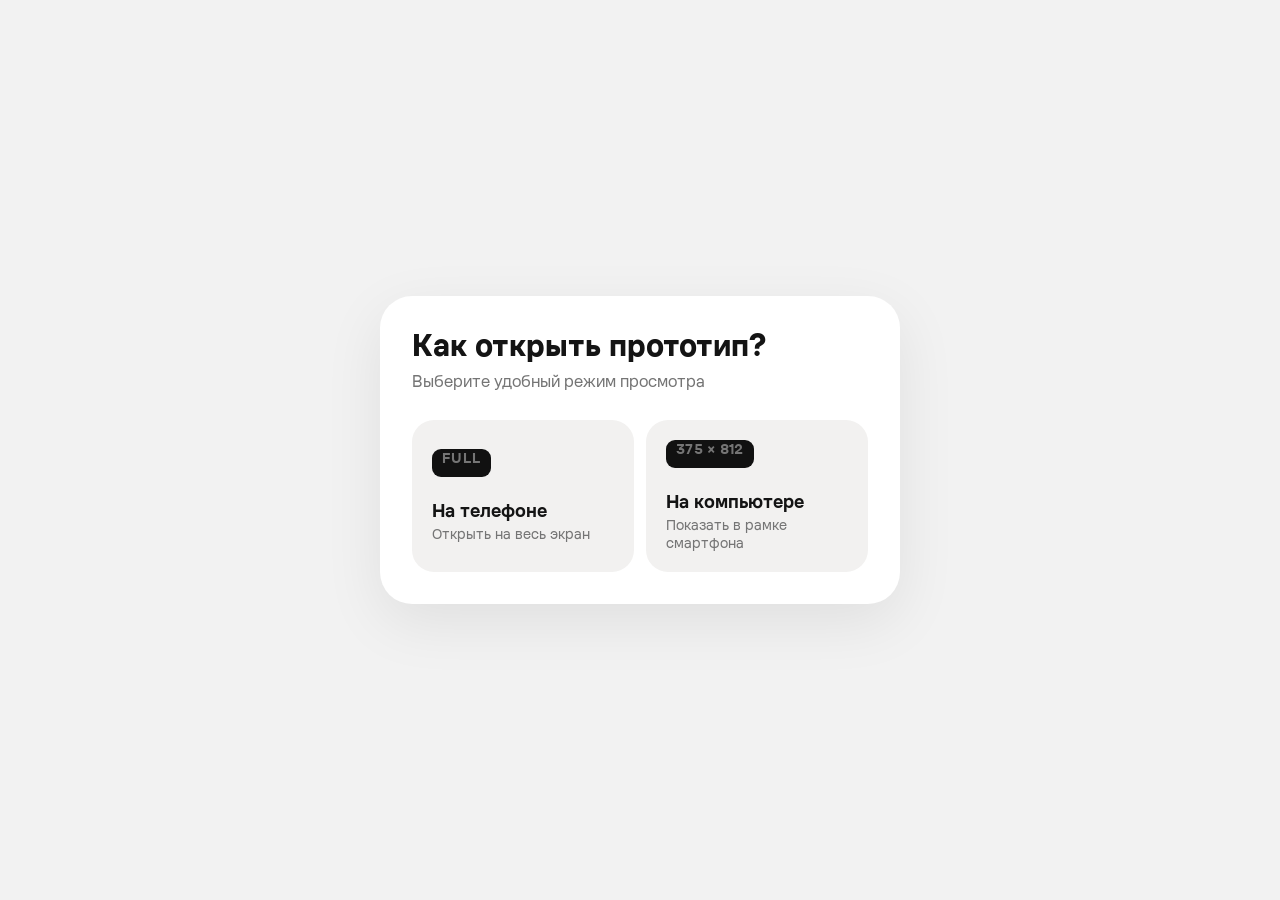
<file: index.html>
<!doctype html>
<html lang="ru">
<head>
  <meta charset="utf-8">
  <meta name="viewport" content="width=device-width, initial-scale=1, viewport-fit=cover">
  <title>Скидка на доставку</title>
  <link rel="icon" href="data:,">
  <style>
    @font-face{font-family:'Avito Sans Text';src:url('./assets/avito-sans-text-regular.woff2') format('woff2');font-weight:400;font-display:swap}
    @font-face{font-family:'Avito Sans Text';src:url('./assets/avito-sans-text-medium.woff2') format('woff2');font-weight:500;font-display:swap}
    @font-face{font-family:'Avito Sans Text';src:url('./assets/avito-sans-text-semibold.woff2') format('woff2');font-weight:600;font-display:swap}
    @font-face{font-family:'Avito Sans Text';src:url('./assets/avito-sans-text-bold.woff2') format('woff2');font-weight:700;font-display:swap}
    @font-face{font-family:'Avito Sans Text';src:url('./assets/avito-sans-text-extrabold.woff2') format('woff2');font-weight:800;font-display:swap}
    :root{--black:#141414;--secondary:#757575;--control:#f2f1f0;--line:#dbdbd9;--white:#fff;--blue:#00aaff;--green:#d9fcc7;--lavender:#efe6fd}
    *{box-sizing:border-box}
    html,body{margin:0;width:100%;height:100%;overflow:hidden;background:#f2f2f2;font-family:'Avito Sans Text',Arial,sans-serif;color:var(--black)}
    button,input{font:inherit}
    button{color:inherit}
    .boot,.viewer-choice,.variant-choice{position:fixed;z-index:100;inset:0;display:flex;align-items:center;justify-content:center;background:#f2f2f2;padding:24px}
    .boot-card,.viewer-choice-card,.variant-choice-card{width:min(100%,520px);background:#fff;border-radius:32px;padding:32px;box-shadow:0 18px 60px rgba(0,0,0,.08)}
    .boot-card{text-align:center}
    .boot-title{font-size:22px;line-height:26px;font-weight:700;margin:0 0 10px}
    .boot-copy{font-size:15px;line-height:20px;color:var(--secondary);margin:0}
    .boot-progress{height:4px;border-radius:4px;background:#e7e7e5;overflow:hidden;margin-top:24px}
    .boot-progress-bar{width:0;height:100%;border-radius:inherit;background:#111;transition:width .18s ease}
    .boot-retry{display:none;width:100%;height:48px;margin-top:24px;border:0;border-radius:14px;background:#111;color:#fff;cursor:pointer}
    .boot.error .boot-progress{display:none}
    .boot.error .boot-retry{display:block}
    .viewer-choice[hidden],.variant-choice[hidden],.boot[hidden],.viewer-shell[hidden]{display:none}
    .viewer-choice-card h1,.variant-choice-card h1{font-size:30px;line-height:34px;margin:0 0 8px;font-weight:800}
    .viewer-choice-card>p,.variant-choice-card>p{font-size:16px;line-height:22px;color:var(--secondary);margin:0 0 28px}
    .viewer-options{display:grid;grid-template-columns:1fr 1fr;gap:12px}
    .viewer-option{min-height:150px;border:0;border-radius:22px;background:var(--control);padding:20px;text-align:left;cursor:pointer;transition:transform .16s ease,background .16s ease}
    .viewer-option:hover{background:#e9e8e6;transform:translateY(-2px)}
    .viewer-option:focus-visible{outline:3px solid var(--blue);outline-offset:2px}
    .viewer-option-preview{display:inline-flex;align-items:center;justify-content:center;width:max-content;height:28px;margin-bottom:22px;border-radius:9px;background:#111;color:#fff;padding:0 10px;font-size:11px;line-height:14px;font-weight:700;letter-spacing:.3px}
    .viewer-option strong{display:block;font-size:18px;line-height:22px;margin-bottom:4px}
    .viewer-option span{display:block;font-size:14px;line-height:18px;color:var(--secondary)}
    .variant-options{display:grid;grid-template-columns:1fr 1fr;gap:12px}
    .variant-option{min-height:112px;border:0;border-radius:22px;background:var(--control);padding:20px;font-size:18px;line-height:22px;font-weight:600;cursor:pointer;transition:transform .16s ease,background .16s ease}
    .variant-option:hover{background:#e9e8e6;transform:translateY(-2px)}
    .variant-option:focus-visible{outline:3px solid var(--blue);outline-offset:2px}
    .viewer-shell{position:fixed;inset:0;display:grid;place-items:center}
    .viewer-shell.phone{background:#e8e8e8}
    .viewer-shell.desktop{background:#e8e8e8;--device-scale:1}
    .device-wrap{position:relative}
    .phone .device-wrap{position:relative;width:min(100%,375px);height:min(100%,812px)}
    .phone .device{position:absolute;inset:0;width:auto;height:auto;background:#fff}
    .desktop .device-wrap{width:calc(395px * var(--device-scale));height:calc(832px * var(--device-scale))}
    .desktop .device{position:absolute;left:0;top:0;width:375px;height:812px;box-sizing:content-box;border:10px solid #090909;border-radius:48px;background:#fff;box-shadow:0 24px 70px rgba(0,0,0,.24);overflow:hidden;transform:scale(var(--device-scale));transform-origin:0 0}
    .system-status,.system-home{display:none;background:#fff;position:relative;z-index:70;flex:none}
    .desktop .device{display:flex;flex-direction:column}
    .desktop .system-status{height:44px;display:flex;align-items:center;justify-content:space-between;padding:0 22px;font-size:13px;line-height:16px;font-weight:700}
    .desktop .system-status-right{font-size:11px;letter-spacing:.2px}
    .desktop .system-home{height:34px;display:flex;align-items:center;justify-content:center}
    .desktop .system-home::after{content:"";position:absolute;bottom:8px;left:50%;transform:translateX(-50%);width:134px;height:5px;border-radius:5px;background:#111}
    .prototype-stage{position:relative;width:100%;height:100%;overflow:hidden;background:#fff}
    .desktop .prototype-stage{height:734px;flex:none}
    .app{position:relative;width:min(100%,375px);height:100dvh;margin:0 auto;background:#fff;overflow:hidden}
    .phone .app{width:100%;max-width:375px;height:100%;max-height:812px}
    .desktop .app{width:375px;height:734px;box-shadow:none}
    .scroll{height:100%;overflow-y:auto;overscroll-behavior:none;padding-bottom:62px;scrollbar-width:none}
    .app.has-selection .scroll{padding-bottom:190px}
    .scroll::-webkit-scrollbar,.chips-row::-webkit-scrollbar{display:none}
    .hero{position:relative;height:264px;border-radius:0 0 28px 28px;overflow:hidden;transition:height .2s ease}
    .hero.auto-enabled{height:310px}
    .hero-background{position:absolute;inset:0;background:radial-gradient(ellipse 300px 283px at 80% 20%,rgba(217,252,199,1),rgba(217,252,199,0) 100%),radial-gradient(ellipse 225px 212px at 0 100%,rgba(239,230,253,1),rgba(239,230,253,0) 100%),#edf0fe}
    .back{position:absolute;z-index:5;top:0;left:2px;width:48px;height:48px;border:0;background:transparent;display:grid;place-items:center;cursor:pointer}
    .back img{width:24px;height:24px}
    .sticky-header{position:absolute;z-index:15;left:0;right:0;top:0;height:48px;background:#fff;opacity:0;visibility:hidden;pointer-events:none;transition:opacity .12s}
    .sticky-header.visible{opacity:1;visibility:visible;pointer-events:auto}
    .sticky-header .back{top:0}
    .sticky-title{position:absolute;top:14px;left:0;right:0;text-align:center;font-size:16px;line-height:20px;font-weight:700}
    .hero-copy{position:absolute;z-index:2;left:16px;top:52px;width:220px}
    .hero-copy h1{font-size:26px;line-height:30px;margin:0 0 4px;font-weight:700;letter-spacing:0}
    .hero-copy p{font-size:15px;line-height:20px;margin:0;max-width:190px}
    .art-viewport{position:absolute;right:0;top:0;width:177px;height:223px}
    .art{position:absolute;left:-4px;top:-44px;width:293px;height:237px}
    .art .van{position:absolute;left:44px;top:73px;width:245px;height:164px;object-fit:fill}
    .art .plant{position:absolute;left:0;top:82px;width:72px;height:137px;object-fit:fill}
    .art .bag{position:absolute;left:39px;top:168px;width:57px;height:64px;object-fit:fill}
    .art-shadow-main{position:absolute;left:7px;top:70px;width:148px;height:148px}
    .art-shadow-plant-large{position:absolute;left:-29px;top:126px;width:97px;height:114px;transform:rotate(-6.57deg)}
    .art-shadow-plant-small{position:absolute;left:-18px;top:99px;width:86px;height:99px;transform:rotate(-6.57deg)}
    .promo-badge{position:absolute;left:42px;top:77px;width:47px;height:47px}
    .promo-badge img{width:47px;height:47px;display:block}
    .metrics{position:absolute;z-index:3;left:12px;right:12px;top:172px;display:grid;grid-template-columns:1fr 1fr;gap:4px}
    .metric{position:relative;height:80px;background:#fff;border-radius:16px;padding:10px 12px 12px}
    .metric strong{display:block;font-size:18px;line-height:22px;margin-bottom:4px}
    .metric span{display:block;font-size:13px;line-height:16px;color:var(--secondary)}
    .help{position:absolute;right:0;top:0;width:28px;height:28px;border:0;background:transparent;display:grid;place-items:center;cursor:pointer;padding:0}
    .help img{width:16px;height:16px}
    .auto-row{position:absolute;z-index:3;left:12px;right:12px;top:256px;height:42px;border-radius:16px;background:#fff;display:flex;align-items:center;padding:0 12px 0 14px;gap:8px}
    .auto-row[hidden]{display:none}
    .auto-row>span{font-size:13px;line-height:16px}
    .auto-row .help{position:static;margin-left:auto}
    .switch{width:40px;height:34px;margin-left:-4px;border:0;background:transparent;display:grid;place-items:center;padding:0;cursor:pointer;flex:none}
    .switch img{width:32px;height:18px}
    .tabs{position:relative;z-index:8;height:52px;background:#fff;padding:16px 16px 0;border-bottom:2px solid var(--line);display:flex;gap:12px}
    .tab{height:36px;border:0;background:none;padding:0 0 12px;font-size:18px;font-weight:800;color:var(--secondary);cursor:pointer}
    .tab.active{color:#111;border-bottom:3px solid #111}
    .tab small{font-size:13px;margin-left:4px;color:var(--secondary);vertical-align:top}
    .catalog{padding:0 16px}
    .category{padding-top:10px}
    .category-title{height:45px;display:flex;align-items:center;gap:8px;font-size:18px;font-weight:800}
    .check{width:21px;height:21px;border:0;background:transparent;display:grid;place-items:center;cursor:pointer;flex:none;padding:0}
    .check img{width:21px;height:21px;display:block}
    .product{position:relative;display:grid;grid-template-columns:80px 1fr;gap:12px;min-height:100px;padding:10px 0;cursor:pointer}
    .product-image{width:80px;height:80px;border-radius:12px;object-fit:cover;background:#f2f1f0}
    .product-check{position:absolute;top:8px;left:-2px;z-index:2;width:22px;height:22px;background:#fff;border-radius:6px 0 6px 0;box-shadow:0 0 0 2px #fff;display:grid;place-items:start;overflow:hidden}
    .product-body{padding-top:1px;min-width:0}
    .product-price{display:flex;align-items:center;gap:5px;min-height:24px;font-size:16px;font-weight:800;white-space:nowrap}
    .product-title{font-size:15px;line-height:20px;white-space:nowrap;overflow:hidden;text-overflow:ellipsis}
    .discount-badge{display:inline-flex;align-items:center;height:24px;border-radius:12px;background:var(--control);padding:0 8px;font-size:11px;font-weight:400}
    .discount-badge img{width:16px;height:16px;margin-right:3px}
    .empty{padding:40px 16px;text-align:center;color:var(--secondary)}
    .selection{position:absolute;z-index:20;left:0;right:0;bottom:0;display:none;flex-direction:column;align-items:center;gap:8px;pointer-events:none}
    .selection.visible{display:flex}
    .count-pill{pointer-events:auto;height:42px;border-radius:32px;background:#fff;box-shadow:0 4px 24px rgba(0,0,0,.13);display:flex;align-items:center;gap:7px;padding:0 14px;font-size:13px}
    .selection-ai{display:inline-flex;align-items:center;gap:4px}
    .selection-ai img{width:12px;height:16px}
    .calculator{width:100%;background:#fff;border-radius:24px 24px 0 0;box-shadow:0 -4px 24px rgba(0,0,0,.12);padding:12px 10px 14px;pointer-events:auto}
    .options{display:flex;gap:6px;overflow-x:auto;scrollbar-width:none}
    .chip{min-height:36px;border:0;border-radius:12px;background:var(--control);padding:7px 12px;font-size:13px;line-height:16px;white-space:nowrap;cursor:pointer}
    .chip.active{box-shadow:inset 0 0 0 2px #111;background:var(--control)}
    .edit-chip{width:36px;padding:0;flex:none;display:grid;place-items:center}
    .edit-chip img{width:14px;height:16px}
    .range-choice{flex:1;text-align:left;display:flex;flex-direction:column;min-height:56px;justify-content:center}
    .range-choice strong{font-size:14px;line-height:17px}
    .primary{width:100%;height:52px;border:0;border-radius:16px;background:#111;color:#fff;font-size:15px;margin-top:12px;cursor:pointer}
    .caption{text-align:center;font-size:13px;line-height:16px;margin:12px 0 0}
    .caption .info-dot{display:inline-grid;place-items:center;width:20px;height:20px;border:0;background:transparent;margin:-2px 0 -2px -1px;padding:0;cursor:pointer;vertical-align:middle}
    .caption .info-dot img{width:12px;height:16px}
    .backdrop{position:absolute;z-index:40;inset:0;background:rgba(0,0,0,.32);display:none;align-items:flex-end}
    .backdrop.visible{display:flex}
    .sheet{width:100%;max-height:calc(100% - 20px);background:#fff;border-radius:32px 32px 0 0;padding:38px 16px calc(18px + env(safe-area-inset-bottom));position:relative;overflow:hidden;overscroll-behavior:contain}
    .sheet::before{content:"";position:absolute;top:8px;left:50%;transform:translateX(-50%);width:39px;height:4px;border-radius:3px;background:#d3d3d3}
    .sheet.auto-sheet{height:auto;max-height:calc(100% - 20px);padding-bottom:0;overflow-y:auto}
    .sheet.info-sheet{height:650px}
    .sheet.custom-sheet{height:139px;border-radius:24px 24px 0 0;padding:16px 10px 14px;overflow:visible}
    .sheet.custom-sheet::before{display:none}
    .close{position:absolute;right:4px;top:5px;width:44px;height:44px;border:0;background:transparent;display:grid;place-items:center;padding:0;cursor:pointer}
    .close img{width:20px;height:29px}
    .sheet h2{font-size:24px;line-height:28px;margin:0 44px 8px 0;letter-spacing:0}
    .sheet p{font-size:15px;line-height:20px;margin:0}
    .sheet-label{display:block;font-size:16px;line-height:20px;font-weight:700;margin:24px 0 10px}
    .segmented{display:grid;grid-template-columns:1fr 1fr;gap:5px}
    .segment{height:44px;border:0;border-radius:12px;background:var(--control);font-size:15px;line-height:20px;cursor:pointer}
    .segment.active{background:#111;color:#fff}
    .result-card{border-radius:16px;background:#f3f3f3;padding:20px 12px 24px;text-align:center}
    .result-card strong{display:block;font-size:24px;line-height:28px;margin-bottom:8px}
    .result-card span{display:block;font-size:13px;line-height:16px}
    .chips-row{display:flex;gap:5px;overflow-x:auto;margin:0 -16px;padding:0 16px;scrollbar-width:none}
    .chips-row .chip.active{background:var(--control)}
    .auto-sheet>.segmented{margin-top:20px}
    .auto-sheet h2{margin-right:0}
    .auto-sheet>.result-card{margin-top:17px}
    .auto-sheet>.price-label{margin-top:15px}
    .calculation-copy{margin-top:24px}
    .calculation-copy strong{display:block;font-size:16px;line-height:20px;margin-bottom:8px}
    .calculation-copy p{font-size:15px;line-height:20px}
    .info-sheet>.price-label{margin-top:24px}
    .info-sheet>.discount-label{margin-top:24px}
    .info-result{padding:12px 12px 24px}
    .info-result .segmented{margin-bottom:22px}
    .info-result .segment{height:36px;font-size:13px;line-height:16px}
    .sheet-footer{position:sticky;bottom:0;height:72px;background:#fff;border-radius:24px 24px 0 0;box-shadow:0 -4px 24px rgba(0,0,0,.12);padding:10px;margin:24px -16px 0}
    .sheet-footer .primary{margin:0}
    .custom-value{position:absolute;left:50%;top:-57px;transform:translateX(-50%);height:42px;display:flex;align-items:center;text-align:center;font-size:13px;line-height:16px;background:#111;color:#fff;border-radius:32px;padding:0 14px;width:max-content}
    .amount-input{position:fixed;left:-100vw;bottom:0;width:1px;height:1px;opacity:0}
    .slider{width:343px;height:16px;appearance:none;background:linear-gradient(to right,#000 0 var(--progress),#d8d8d8 var(--progress) 100%) center/100% 2px no-repeat;margin:0 6px 0}
    .slider::-webkit-slider-runnable-track{height:2px;background:transparent;border-radius:32px}
    .slider::-webkit-slider-thumb{appearance:none;width:16px;height:16px;border-radius:50%;background:#000;margin-top:-7px}
    .slider::-moz-range-track{height:2px;background:#d8d8d8;border-radius:32px}
    .slider::-moz-range-progress{height:2px;background:#000}
    .slider::-moz-range-thumb{width:16px;height:16px;border:0;border-radius:50%;background:#000}
    .slider-limits{display:flex;justify-content:space-between;color:var(--secondary);font-size:13px}
    .toast{position:absolute;z-index:60;left:20px;right:20px;bottom:18px;background:#141414;color:#fff;border-radius:28px;padding:16px 44px 16px 20px;text-align:left;font-size:15px;line-height:20px;opacity:0;transform:translateY(20px);pointer-events:none;transition:.2s}
    .toast>span{display:block;padding-bottom:2px}
    .toast.visible{opacity:1;transform:none;pointer-events:auto}
    .toast-close{position:absolute;right:12px;top:12px;width:28px;height:28px;border:0;background:transparent;padding:4px;cursor:pointer}
    .toast-close img{width:14px;height:20px;display:block}
    .app.has-selection .toast{bottom:126px}
    .device.keyboard-open .toast{bottom:435px}
    .select-all-footer{position:absolute;z-index:10;left:0;right:0;bottom:0;height:50px;background:linear-gradient(to bottom,rgba(255,255,255,0),#fff 16px);display:flex;justify-content:center;align-items:flex-start;pointer-events:none}
    .select-all-footer.hidden{display:none}
    .select-all-pill{pointer-events:auto;height:42px;margin-top:0;border:0;border-radius:32px;background:#fff;box-shadow:0 4px 24px rgba(0,0,0,.12),0 1px 3px rgba(0,0,0,.05);display:flex;align-items:center;gap:6px;padding:0 14px 0 12px;font-size:13px;line-height:16px;cursor:pointer}
    .select-all-pill img{width:21px;height:21px}
    .custom-sheet .slider-limits{padding:0 6px;margin-top:1px}
    .custom-sheet .primary{height:52px;margin-top:16px;background:var(--control);color:#111}
    .viewer-shell{display:flex;align-items:center;justify-content:center;--device-scale:1}
    .phone .device-wrap{width:calc(375px * var(--device-scale));height:calc(812px * var(--device-scale))}
    .phone .device{inset:auto;left:0;top:0;width:375px;height:812px;display:flex;flex-direction:column;overflow:hidden;transform:scale(var(--device-scale));transform-origin:0 0}
    .phone .app{width:375px;height:734px;max-height:none}
    .system-status{height:44px;display:flex;padding:0;overflow:hidden}
    .system-status img{display:block;width:375px;height:44px;object-fit:cover}
    .system-home{height:34px;display:flex;align-items:center;justify-content:center}
    .system-home::after{content:"";position:absolute;bottom:8px;left:50%;transform:translateX(-50%);width:134px;height:5px;border-radius:5px;background:#111}
    .prototype-stage{height:734px;flex:none}
    .desktop .system-status{padding:0}
    .desktop .system-home{display:flex}
    .hero{height:264px}
    .hero.auto-enabled{height:310px}
    .metrics.metrics-data{grid-template-columns:125px 125px 93px}
    .metrics-data .metric{padding:10px 12px 12px;height:80px;min-width:0}
    .metrics-data .metric strong{display:flex;align-items:center;gap:3px;font-size:18px}
    .metrics-data .metric strong img{width:16px;height:16px}
    .metrics-data .metric span{font-size:13px;line-height:16px}
    .metric-action{border:0;cursor:pointer;text-align:left}
    .metric-action-icon{position:absolute;top:9px;left:12px;width:21px;height:21px;display:flex;align-items:center}
    .metric-action-icon span{width:15px;height:15px;border-radius:27px;background:#141414;display:grid;place-items:center}
    .metric-action-icon img{width:9px;height:13px;display:block}
    .metric-action-label{position:absolute;top:36px;left:12px;right:12px}
    .auto-arrow{width:32px;height:42px;margin-left:auto;margin-right:-12px;border:0;background:transparent;display:grid;place-items:center;cursor:pointer;padding:0}
    .auto-arrow img{width:8px;height:16px}
    .product{transition:opacity .22s ease,transform .22s ease,max-height .22s ease,min-height .22s ease,padding .22s ease}
    .product.removing{opacity:0;transform:translateX(18px)}
    .calculator{height:114px;padding:0;border-radius:24px 24px 0 0;overflow:hidden}
    .calculator-controls{position:relative;background:#fff;border-radius:24px 24px 0 0;margin:0;padding:0 10px}
    .calculator-controls>.primary{margin:0}
    .selection{gap:10px}
    .calculator-status{display:none}
    .calculator-status button{width:12px;height:16px;padding:0;border:0;background:none;cursor:pointer}
    .calculator-status img{display:block;width:12px;height:16px}
    .calculator-status.ai{background:linear-gradient(246.19deg,#965eeb 4.49%,#ff4053 99.12%);color:#fff}
    .calculator-status.great{background:linear-gradient(246.19deg,#03ba50 4.49%,#57ec96 99.12%);color:#fff}
    .options{padding:12px 0 14px}
    .choice-chip{height:36px;display:flex;align-items:center;justify-content:center;gap:3px;padding:0 11px;font-weight:500;flex:1;min-width:0}
    .options.multiple .choice-chip{flex:none;min-width:max-content;padding:0 14px}
    .choice-chip.ai-choice{flex:none;min-width:76px}
    .choice-chip.ai-choice.active{border:2px solid transparent;background:linear-gradient(var(--control),var(--control)) padding-box,linear-gradient(90deg,#ff4053,#965eeb) border-box;box-shadow:none;padding-left:9px;padding-right:9px}
    .choice-chip.applied-active{box-shadow:inset 0 0 0 2px #111;background:var(--control)}
    .calculator-controls>.primary.secondary{background:var(--control);color:#111}

    .sheet.auto-sheet{height:473px;max-height:calc(100% - 20px);padding:42px 16px 0;overflow:hidden}
    .auto-sheet h2{margin:0 0 8px}
    .auto-sheet .auto-copy{font-size:15px;line-height:20px}
    .auto-sheet .price-label{margin:20px 0 12px}
    .auto-sheet .auto-result-label{display:block;font-size:18px;line-height:22px;font-weight:700;margin-top:20px}
    .auto-result{height:96px;margin-top:12px;border:2px solid transparent;border-radius:20px;background:linear-gradient(#fff,#fff) padding-box,linear-gradient(110deg,#ff4053,#965eeb) border-box;display:flex;flex-direction:column;align-items:center;justify-content:center;gap:10px;text-align:center}
    .auto-result strong{display:flex;align-items:center;gap:4px;font-size:18px;line-height:22px}
    .auto-result strong img{width:12px;height:12px}
    .auto-result span{font-size:11px;line-height:14px;color:var(--secondary)}
    .auto-sheet .sheet-footer{position:absolute;left:0;right:0;bottom:0;height:68px;margin:0;padding:10px;border-radius:24px 24px 0 0}
    .sheet.metrics-sheet{height:642px;padding:32px 16px 24px;overflow-y:auto}
    .metrics-sheet h2{font-size:26px;line-height:30px;margin-bottom:16px}
    .metrics-summary{margin:0 -4px;border-radius:24px;padding:14px 2px 2px;background:radial-gradient(ellipse at 80% 20%,#e0f4ff,transparent 80%),radial-gradient(ellipse at 0 100%,#ffe6e6,transparent 70%),#fcf0fc}
    .metrics-summary>strong{font-size:21px;line-height:26px;display:block;margin:0 16px 6px}
    .metrics-summary>p{font-size:15px;line-height:20px;margin:0 16px 12px}
    .metrics-growth{background:#fff;border-radius:22px;padding:16px;display:grid;gap:16px}
    .growth-row{display:flex;flex-wrap:wrap;gap:6px;align-items:center}
    .growth-row img{width:20px;height:20px}
    .growth-row strong{font-size:21px;line-height:26px}
    .growth-row span{flex-basis:100%;font-size:15px;line-height:20px;color:var(--secondary)}
    .metrics-explanation{margin-top:32px}
    .metrics-explanation h3{font-size:21px;line-height:26px;margin:0 0 6px}
    .metrics-step{display:grid;grid-template-columns:48px 1fr;gap:12px;align-items:center;padding:11px 0}
    .metrics-step-visual{width:48px;height:48px;border-radius:14px;background:var(--control)}
    .metrics-step p{font-size:15px;line-height:20px}
    .sheet.custom-sheet{height:auto;max-height:100%;border-radius:24px 24px 0 0;padding:0;overflow:hidden}
    .manual-controls{height:168px;position:relative}
    .manual-input-wrap{position:absolute;left:10px;right:10px;top:12px;height:52px;border-radius:16px;background:var(--control);display:flex;align-items:center;gap:6px;padding:0 18px;font-size:15px;font-weight:500}
    .amount-input{position:static;width:3ch;max-width:250px;height:100%;padding:0;opacity:1;border:0;background:transparent;font-size:15px;line-height:20px;font-weight:500;outline:0}
    .amount-input::-webkit-inner-spin-button{display:none}
    .clear-amount{position:absolute;right:8px;top:5px;width:30px;height:40px;padding:0;border:0;background:transparent;display:grid;place-items:center;cursor:pointer}
    .clear-amount img{width:14px;height:20px}
    .slider-wrap{position:absolute;left:34px;right:34px;top:55px;height:35px;margin:0}
    .custom-sheet .slider{position:relative;z-index:2;display:block;width:100%;margin:0;height:16px;cursor:pointer}
    .custom-sheet .slider-limits{padding:0;margin:0;line-height:16px}
    .slider::-webkit-slider-thumb{background:transparent url(./assets/slider-thumb.svg) center/16px 16px no-repeat}
    .slider::-moz-range-thumb{background:transparent url(./assets/slider-thumb.svg) center/16px 16px no-repeat}
    .slider-recommendation{position:absolute;inset:0;pointer-events:none}
    .slider-recommendation>img{position:absolute;left:var(--recommendation);top:0;transform:translateX(-50%);width:16px;height:16px}
    .slider-recommendation span{position:absolute;top:16px;left:clamp(58px,var(--recommendation),calc(100% - 60px));transform:translateX(-50%);display:flex;align-items:center;gap:3px;font-size:13px;line-height:16px;color:var(--secondary)}
    .slider-recommendation span img{width:12px;height:16px}
    .slider-product-range{position:absolute;z-index:4;inset:7px 0 auto;height:32px;pointer-events:none}
    .slider-product-range[hidden]{display:none}
    .slider-product-line{position:absolute;top:0;left:var(--range-start);width:max(2px,calc(var(--range-end) - var(--range-start)));height:2px;border-radius:32px;background:#141414}
    .slider-product-images{position:absolute;top:8px;left:clamp(var(--marker-half),var(--range-center),calc(100% - var(--marker-half)));transform:translateX(-50%);display:flex;justify-content:center}
    .slider-product-images img,.slider-product-counter{width:24px;height:24px;border:1.5px solid #fff;border-radius:6px;background:#e6e6e6}
    .slider-product-images img{object-fit:cover}
    .slider-product-images>*+*{margin-left:-10px}
    .slider-product-counter{display:grid;place-items:center;font-size:11px;line-height:14px;color:#000}
    .custom-sheet .primary{position:absolute;left:10px;right:10px;top:104px;width:355px;background:#111;color:#fff;margin:0}
    .custom-value{display:none}
    .numeric-keyboard{height:255px;background:#d4d6dc;padding:6px 6px 41px;display:grid;grid-template-columns:repeat(3,1fr);grid-template-rows:repeat(4,46px);gap:8px 6px}
    .numeric-key{padding:0;border:0;border-radius:5px;background:#fcfcfe;box-shadow:0 1px 0 rgba(0,0,0,.35);font-family:inherit;color:#000;cursor:pointer;display:flex;flex-direction:column;align-items:center;justify-content:center;font-size:25px;line-height:29px}
    .numeric-key small{font-size:10px;line-height:12px;letter-spacing:2px;font-weight:600}
    .numeric-key.delete-key{background:transparent;box-shadow:none}
    .numeric-key img{width:23px;height:17px}
    .numeric-key:active{background:#bcc0c8}
    .device.keyboard-open .backdrop{background:rgba(0,0,0,.56)}
    .device.keyboard-open .system-status::after{content:"";position:absolute;inset:0;background:rgba(0,0,0,.56)}
    .device.keyboard-open .system-home{background:#d4d6dc}
    @media (min-width:376px){.phone .app{box-shadow:none}}
    @media (max-width:560px){
      .boot,.viewer-choice,.variant-choice{padding:0;background:#fff}
      .boot-card,.viewer-choice-card,.variant-choice-card{width:100%;min-height:100%;border-radius:0;padding:28px 20px;box-shadow:none;display:flex;flex-direction:column;justify-content:center}
      .viewer-choice-card h1,.variant-choice-card h1{font-size:28px;line-height:32px}
      .viewer-options{grid-template-columns:1fr;gap:10px}
      .viewer-option{min-height:112px;display:grid;grid-template-columns:96px 1fr;grid-template-rows:auto auto;column-gap:12px;align-content:center}
      .viewer-option-preview{grid-row:1/3;margin:0}
      .viewer-option strong{align-self:end}
      .viewer-option span{align-self:start}
      .variant-options{grid-template-columns:1fr;gap:10px}
      .variant-option{min-height:88px;width:100%}
    }
  </style>
</head>
<body>
  <section class="boot" id="boot" aria-live="polite">
    <div class="boot-card">
      <p class="boot-title" id="bootTitle">Загружаем прототип</p>
      <p class="boot-copy" id="bootCopy">Подготавливаем изображения и шрифты</p>
      <div class="boot-progress"><div class="boot-progress-bar" id="bootProgress"></div></div>
      <button class="boot-retry" id="bootRetry">Повторить</button>
    </div>
  </section>
  <section class="viewer-choice" id="viewerChoice" hidden>
    <div class="viewer-choice-card">
      <h1>Как открыть прототип?</h1>
      <p>Выберите удобный режим просмотра</p>
      <div class="viewer-options">
        <button class="viewer-option" data-viewer="phone">
          <span class="viewer-option-preview phone-preview" aria-hidden="true">FULL</span>
          <strong>На телефоне</strong>
          <span>Открыть на весь экран</span>
        </button>
        <button class="viewer-option" data-viewer="desktop">
          <span class="viewer-option-preview desktop-preview" aria-hidden="true">375 × 812</span>
          <strong>На компьютере</strong>
          <span>Показать в рамке смартфона</span>
        </button>
      </div>
    </div>
  </section>
  <section class="variant-choice" id="variantChoice" hidden inert aria-hidden="true">
    <div class="variant-choice-card">
      <h1>Как показать прототип?</h1>
      <p>Выберите вариант</p>
      <div class="variant-options" id="variantToggle" aria-label="Вариант прототипа">
        <button class="variant-option" data-metrics="false">Без метрик</button>
        <button class="variant-option" data-metrics="true">С метриками</button>
      </div>
    </div>
  </section>
  <div class="viewer-shell" id="viewerShell" hidden inert aria-hidden="true">
    <div class="device-wrap">
      <div class="device">
        <div class="system-status" aria-hidden="true"><img src="./assets/status-bar.png" alt=""></div>
        <div class="prototype-stage">
  <main class="app" id="app">
    <header class="sticky-header" id="stickyHeader">
      <button class="back" aria-label="Назад"><img src="./assets/icon3.svg" alt=""></button>
      <div class="sticky-title">Скидка на доставку</div>
    </header>
    <div class="scroll" id="scroll">
      <section class="hero">
        <div class="hero-background"></div>
        <button class="back" aria-label="Назад"><img src="./assets/icon3.svg" alt=""></button>
        <div class="hero-copy"><h1>Скидка<br>на доставку</h1><p>Чтобы сделать товары привлекательнее</p></div>
        <div class="art-viewport" aria-hidden="true"><div class="art"><img class="art-shadow-main" src="./assets/ellipse3438.svg"><img class="art-shadow-plant-large" src="./assets/ellipse29603.svg"><img class="art-shadow-plant-small" src="./assets/ellipse29604.svg"><img class="van" src="./assets/van-cat-green.png"><img class="plant" src="./assets/plant-box.png"><img class="bag" src="./assets/shopping-bag.png"><div class="promo-badge"><img src="./assets/promo-badge.svg"></div></div></div>
        <div class="metrics" id="heroMetrics"></div>
        <div class="auto-row" id="autoRow" hidden><button class="switch" id="autoSwitch" role="switch" aria-checked="false"><img src="./assets/switch-inactive.svg" alt=""></button><span>Включать на новые товары</span><button class="auto-arrow" data-sheet="auto" aria-label="Настроить"><img src="./assets/arrow-forward.svg" alt=""></button></div>
      </section>
      <nav class="tabs"><button class="tab active" data-tab="eligible">Подходят<small>40</small></button><button class="tab" data-tab="discounted">Со скидкой<small id="discountedCount">1</small></button></nav>
      <section class="catalog" id="catalog"></section>
    </div>
    <section class="select-all-footer" id="selectAllFooter">
      <button class="select-all-pill" id="selectAll"><img src="./assets/checkbox-inactive.svg" alt=""><span>Выбрать все товары</span></button>
    </section>
    <section class="selection" id="selection">
      <div class="count-pill"><button class="check active" id="clearSelection" aria-label="Снять выбор"><img src="./assets/checkbox-active.svg" alt=""></button><span id="selectionCount"></span></div>
      <div class="calculator"><div class="calculator-controls"><div class="options" id="selectionOptions"></div><button class="primary" id="applyDiscount">Применить</button></div></div>
    </section>
    <div class="backdrop" id="backdrop"><section class="sheet" id="sheet"></section></div>
    <div class="toast" id="toast"></div>
  </main>
        </div>
        <div class="system-home" aria-hidden="true"></div>
      </div>
    </div>
  </div>
  <script>
    const categories=[
      {name:'Обувь',items:[
        {id:'salomon',price:1000,title:'Кроссовки Salomon',image:'./assets/product-salomon.png',minimum:50,maximum:800,ai:200},
        {id:'diesel',price:5000,title:'Ботинки Diesel',image:'./assets/product-diesel.png',appliedImage:'./assets/product-diesel-applied.png',minimum:50,maximum:1500,ai:135}]},
      {name:'Постельное бельё',items:[
        {id:'turquoise',price:2000,title:'Постельное бельё ИКЕА Бирюза',image:'./assets/image1.png',minimum:200,maximum:1000,ai:200},
        {id:'ocean',price:3000,title:'Постельное бельё ИКЕА Океан',image:'./assets/product-bedding-turquoise.png',minimum:140,maximum:1200,ai:140},
        {id:'rose',price:5000,title:'Постельное бельё ИКЕА Роза',image:'./assets/product-bedding-ocean.png',minimum:210,maximum:1500,ai:210},
        {id:'carrots',price:2000,title:'Постельное бельё ИКЕА Морковки',image:'./assets/product-bedding-carrots.png',minimum:220,maximum:1000,ai:220}]},
      {name:'Светильники',items:[
        {id:'lamp-round',price:1000,title:'Светильник круглый',image:'./assets/product-lamp-round.png',minimum:50,maximum:800,ai:120},
        {id:'lamp-kitchen',price:3000,title:'Светильник для кухни',image:'./assets/product-lamp-kitchen.png',minimum:150,maximum:1200,ai:180},
        {id:'lamp-tall',price:4000,title:'Светильник высокий туба',image:'./assets/product-lamp-tall.png',minimum:200,maximum:1500,ai:260}]}
    ];
    const lyali={id:'lyali',price:1000,title:'Ляли кожанные',image:'./assets/product-lyali.png',minimum:50,maximum:800,ai:160};
    const allItems=categories.flatMap(category=>category.items);
    const state={tab:'eligible',selected:new Set(),applied:new Map([[lyali.id,160]]),selectionLevel:'ai',manualAmount:null,auto:false,autoAvailable:false,priceBand:0,metrics:false};
    const rubles=value=>new Intl.NumberFormat('ru-RU').format(value)+' ₽';
    const discount=(item,level)=>{
      if(state.manualAmount!==null)return Math.min(item.maximum,Math.max(item.minimum,state.manualAmount));
      if(level==='ai')return item.ai;
      const amounts=state.selected.size>1
        ?{minimum:400,great:500,strong:600}
        :{minimum:100,great:300,strong:400};
      return Math.min(item.maximum,Math.max(item.minimum,amounts[level]??item.ai));
    };
    const eligibleItems=()=>allItems.filter(item=>!state.applied.has(item.id));
    const discountedItems=()=>[...(state.applied.has(lyali.id)?[lyali]:[]),...allItems.filter(item=>state.applied.has(item.id))];
    const visibleItems=()=>state.tab==='eligible'?eligibleItems():discountedItems();
    const selectedItems=()=>visibleItems().filter(item=>state.selected.has(item.id));
    const productWord=count=>count%10===1&&count%100!==11?'товар':count%10>=2&&count%10<=4&&(count%100<12||count%100>14)?'товара':'товаров';
    const rangeLabel=(items,level)=>{
      const values=items.map(item=>discount(item,level));
      if(!values.length)return '0 ₽';
      const minimum=Math.min(...values);
      const maximum=Math.max(...values);
      return minimum===maximum?rubles(minimum):rubles(minimum).replace(' ₽','')+'–'+rubles(maximum);
    };
    const catalog=document.getElementById('catalog');
    const app=document.getElementById('app');
    const scroll=document.getElementById('scroll');
    const stickyHeader=document.getElementById('stickyHeader');
    const selectAllFooter=document.getElementById('selectAllFooter');
    const selection=document.getElementById('selection');
    const selectionCount=document.getElementById('selectionCount');
    const selectionOptions=document.getElementById('selectionOptions');
    const discountedCount=document.getElementById('discountedCount');
    const backdrop=document.getElementById('backdrop');
    const sheet=document.getElementById('sheet');
    const toast=document.getElementById('toast');
    const boot=document.getElementById('boot');
    const bootTitle=document.getElementById('bootTitle');
    const bootCopy=document.getElementById('bootCopy');
    const bootProgress=document.getElementById('bootProgress');
    const bootRetry=document.getElementById('bootRetry');
    const viewerChoice=document.getElementById('viewerChoice');
    const variantChoice=document.getElementById('variantChoice');
    const viewerShell=document.getElementById('viewerShell');
    const variantToggle=document.getElementById('variantToggle');
    const heroMetrics=document.getElementById('heroMetrics');
    const hero=document.querySelector('.hero');
    const autoRow=document.getElementById('autoRow');
    const autoSwitch=document.getElementById('autoSwitch');
    const imageAssets=[
      './assets/ai.svg','./assets/ai-marker.png','./assets/question-white.svg','./assets/clear-input.svg','./assets/slider-thumb.svg','./assets/keyboard-delete.svg','./assets/status-bar-plain.png','./assets/metrics-heart.svg','./assets/metrics-eye.svg','./assets/arrow-forward.svg','./assets/checkbox-active.svg','./assets/checkbox-inactive.svg',
      './assets/close.svg','./assets/ellipse29603.svg','./assets/ellipse29604.svg',
      './assets/ellipse3438.svg','./assets/help.svg','./assets/help1.svg','./assets/icon.svg',
      './assets/icon2.svg','./assets/icon3.svg','./assets/icon4.svg','./assets/image1.png',
      './assets/metrics-arrow.svg','./assets/metrics-eye.png','./assets/metrics-heart.png',
      './assets/plant-box.png','./assets/product-bedding-carrots.png',
      './assets/product-bedding-ocean.png','./assets/product-bedding-turquoise.png',
      './assets/product-diesel.png','./assets/product-lamp-kitchen.png',
      './assets/product-lamp-round.png','./assets/product-lamp-tall.png',
      './assets/product-oakley.png','./assets/product-salomon.png','./assets/promo-badge.svg',
      './assets/product-lyali.png','./assets/product-diesel-applied.png','./assets/ai-spark.svg',
      './assets/ai-auto.svg','./assets/toast-close.svg',
      './assets/shopping-bag.png','./assets/status-bar.png','./assets/switch-active.svg',
      './assets/switch-inactive.svg','./assets/van-cat-green.png'
    ];
    const fontAssets=[
      {url:'./assets/avito-sans-text-regular.woff2',weight:400},
      {url:'./assets/avito-sans-text-medium.woff2',weight:500},
      {url:'./assets/avito-sans-text-semibold.woff2',weight:600},
      {url:'./assets/avito-sans-text-bold.woff2',weight:700},
      {url:'./assets/avito-sans-text-extrabold.woff2',weight:800}
    ];
    const preparedResources=new Set();
    const warmedImages=[];

    function checkButton(active,label){
      return '<button class="check '+(active?'active':'')+'" aria-label="'+label+'"><img src="./assets/checkbox-'+(active?'active':'inactive')+'.svg" alt=""></button>';
    }

    function selectedDiscount(item){
      if(!state.selected.has(item.id))return null;
      return discount(item,state.selectionLevel);
    }

    function productMarkup(item,selected,applied){
      const badge=selected?selectedDiscount(item):applied;
      const image=applied&&item.appliedImage?item.appliedImage:item.image;
      return '<article class="product" data-id="'+item.id+'"><img class="product-image" src="'+image+'" alt=""><span class="product-check">'+checkButton(selected,selected?'Снять выбор':'Выбрать товар')+'</span><div class="product-body"><div class="product-price">'+rubles(item.price)+(badge?'<span class="discount-badge"><img src="./assets/icon2.svg" alt="">Скидка '+rubles(badge)+'</span>':'')+'</div><div class="product-title">'+item.title+'</div></div></article>';
    }

    function discountedMarkup(){
      return categories.map(category=>{
        const items=category.name==='Обувь'
          ?[...(state.applied.has(lyali.id)?[lyali]:[]),...category.items.filter(item=>state.applied.has(item.id))]
          :category.items.filter(item=>state.applied.has(item.id));
        if(!items.length)return '';
        const chosen=items.every(item=>state.selected.has(item.id));
        return '<div class="category"><div class="category-title" data-category="'+category.name+'">'+checkButton(chosen,chosen?'Снять выбор с категории':'Выбрать категорию')+'<span>'+category.name+'</span></div>'+items.map(item=>productMarkup(item,state.selected.has(item.id),state.applied.get(item.id))).join('')+'</div>';
      }).join('')||'<div class="empty">Здесь появятся товары со скидкой</div>';
    }

    function renderCatalog(){
      discountedCount.textContent=state.applied.size;
      document.querySelectorAll('.tab').forEach(tab=>tab.classList.toggle('active',tab.dataset.tab===state.tab));
      if(state.tab==='discounted'){
        catalog.innerHTML=discountedMarkup();
        selectAllFooter.classList.add('hidden');
        renderSelection();
        return;
      }
      catalog.innerHTML=categories.map(category=>{
        const items=category.items.filter(item=>!state.applied.has(item.id));
        if(!items.length)return '';
        const chosen=items.every(item=>state.selected.has(item.id));
        return '<div class="category"><div class="category-title" data-category="'+category.name+'">'+checkButton(chosen,chosen?'Снять выбор с категории':'Выбрать категорию')+'<span>'+category.name+'</span></div>'+items.map(item=>productMarkup(item,state.selected.has(item.id),null)).join('')+'</div>';
      }).join('');
      renderSelection();
    }

    function renderSelection(){
      const items=selectedItems();
      selection.classList.toggle('visible',items.length>0);
      app.classList.toggle('has-selection',items.length>0);
      selectAllFooter.classList.toggle('hidden',items.length>0||state.tab!=='eligible');
      if(!items.length)return;
      selectionOptions.classList.toggle('multiple',items.length>1);
      const aiSelected=state.tab==='eligible'&&state.selectionLevel==='ai'&&state.manualAmount===null;
      selectionCount.innerHTML=items.length+' '+productWord(items.length)+(aiSelected?'<span class="selection-ai">· Совет ИИ <img src="./assets/ai-spark.svg" alt=""></span>':'');
      const applyButton=document.getElementById('applyDiscount');
      applyButton.textContent=state.tab==='eligible'?'Применить':'Удалить скидку';
      applyButton.classList.toggle('secondary',state.tab==='discounted');
      const levels=[
        {key:'minimum',ai:false},
        {key:'ai',ai:true},
        {key:'great',ai:false},
        {key:'strong',ai:false}
      ];
      selectionOptions.innerHTML=levels.map(level=>{
        const active=state.manualAmount===null&&state.selectionLevel===level.key;
        const label=items.length>1&&level.key==='ai'
          ?'400 – 800 ₽'
          :items.length>1
            ?{minimum:'400 ₽',great:'500 ₽',strong:'600 ₽'}[level.key]
            :level.key==='ai'
              ?rubles(Math.ceil(items[0].ai/100)*100)
              :rangeLabel(items,level.key);
        const activeClass=active?(state.tab==='discounted'?'applied-active':'active'):'';
        return '<button class="chip choice-chip '+(level.ai?'ai-choice ':'')+activeClass+'" data-level="'+level.key+'">'+label+'</button>';
      }).join('')+'<button class="chip edit-chip '+(state.manualAmount!==null?'active':'')+'" data-sheet="custom" aria-label="Задать свою скидку"><img src="./assets/icon4.svg" alt=""></button>';
    }

    function renderHeroMetrics(){
      heroMetrics.classList.toggle('metrics-data',state.metrics);
      if(state.metrics){
        heroMetrics.innerHTML='<div class="metric"><strong>+86 <img src="./assets/metrics-heart.svg" alt=""></strong><span>Добавлений<br>в избранное</span></div><div class="metric"><strong>+120 <img src="./assets/metrics-eye.svg" alt=""></strong><span>Количество<br>просмотров</span></div><button class="metric metric-action" data-sheet="metrics"><span class="metric-action-icon"><span><img src="./assets/metrics-arrow.svg" alt=""></span></span><span class="metric-action-label">Как мы это считаем</span></button>';
      }else{
        heroMetrics.innerHTML='<div class="metric"><strong>x2,5</strong><span>Растет скорость продажи</span></div><div class="metric"><strong>x3</strong><span>Растёт количество покупателей</span></div>';
      }
      variantToggle.querySelectorAll('[data-metrics]').forEach(button=>button.classList.toggle('active',(button.dataset.metrics==='true')===state.metrics));
    }

    let toastTimer;

    function renderAutoState(){
      autoRow.hidden=!state.autoAvailable;
      hero.classList.toggle('auto-enabled',state.autoAvailable);
      hero.style.height=state.autoAvailable?'310px':'264px';
      autoSwitch.classList.toggle('active',state.auto);
      autoSwitch.setAttribute('aria-checked',String(state.auto));
      autoSwitch.querySelector('img').src=state.auto?'./assets/switch-active.svg':'./assets/switch-inactive.svg';
    }

    function showToast(message,sticky=false){
      clearTimeout(toastTimer);
      toast.innerHTML='<span>'+message+'</span><button class="toast-close" aria-label="Закрыть"><img src="./assets/toast-close.svg" alt=""></button>';
      toast.classList.add('visible');
      if(!sticky)toastTimer=setTimeout(()=>toast.classList.remove('visible'),3200);
    }

    function resetPrototype(metrics=false){
      state.tab='eligible';
      state.selected.clear();
      state.applied.clear();
      state.applied.set(lyali.id,160);
      state.selectionLevel='ai';
      state.manualAmount=null;
      state.auto=false;
      state.autoAvailable=false;
      state.priceBand=0;
      state.metrics=metrics;
      scroll.scrollTop=0;
      updateHeader();
      closeSheet();
      sheet.innerHTML='';
      toast.classList.remove('visible');
      renderAutoState();
      renderHeroMetrics();
      renderCatalog();
    }

    function loadImage(url){
      return new Promise((resolve,reject)=>{
        const image=new Image();
        const timeout=setTimeout(()=>reject(new Error('Таймаут загрузки '+url)),20000);
        image.onload=async()=>{
          try{
            if(image.decode)await image.decode();
            clearTimeout(timeout);
            warmedImages.push(image);
            resolve();
          }catch(error){
            clearTimeout(timeout);
            reject(error);
          }
        };
        image.onerror=()=>{
          clearTimeout(timeout);
          reject(new Error('Не удалось загрузить '+url));
        };
        image.src=url;
      });
    }

    async function loadFont(font){
      const response=await fetch(font.url,{cache:'force-cache'});
      if(!response.ok)throw new Error('Не удалось загрузить '+font.url);
      await response.arrayBuffer();
      const faces=await document.fonts.load(font.weight+' 16px "Avito Sans Text"');
      if(!faces.length)throw new Error('Не удалось подготовить '+font.url);
    }

    async function loadRequiredResources(){
      boot.classList.remove('error');
      bootTitle.textContent='Загружаем прототип';
      bootCopy.textContent='Подготавливаем изображения и шрифты';
      const resources=[
        ...imageAssets.map(url=>({key:url,load:()=>loadImage(url)})),
        ...fontAssets.map(font=>({key:font.url,load:()=>loadFont(font)}))
      ];
      const updateProgress=()=>{
        bootProgress.style.width=Math.round(preparedResources.size/resources.length*100)+'%';
      };
      updateProgress();
      try{
        const pending=resources.filter(resource=>!preparedResources.has(resource.key));
        await Promise.all(pending.map(async resource=>{
          await resource.load();
          preparedResources.add(resource.key);
          updateProgress();
        }));
        await document.fonts.ready;
        resetPrototype();
        await new Promise(resolve=>requestAnimationFrame(()=>requestAnimationFrame(resolve)));
        const directMode=new URLSearchParams(location.search).get('viewer');
        if(directMode==='phone'||directMode==='desktop')showVariantChoice(directMode);
        else showViewerChoice();
      }catch(error){
        console.error(error);
        boot.classList.add('error');
        bootTitle.textContent='Не удалось загрузить прототип';
        bootCopy.textContent='Проверьте соединение и попробуйте ещё раз';
      }
    }

    function showViewerChoice(){
      boot.hidden=true;
      variantChoice.hidden=true;
      variantChoice.inert=true;
      variantChoice.setAttribute('aria-hidden','true');
      viewerChoice.hidden=false;
    }

    let selectedViewerMode='phone';

    function showVariantChoice(mode){
      selectedViewerMode=mode;
      viewerChoice.hidden=true;
      boot.hidden=true;
      variantChoice.hidden=false;
      variantChoice.inert=false;
      variantChoice.setAttribute('aria-hidden','false');
    }

    function startViewer(mode,metrics){
      resetPrototype(metrics);
      viewerChoice.hidden=true;
      variantChoice.hidden=true;
      variantChoice.inert=true;
      variantChoice.setAttribute('aria-hidden','true');
      boot.hidden=true;
      viewerShell.className='viewer-shell '+mode;
      viewerShell.hidden=false;
      viewerShell.inert=false;
      viewerShell.setAttribute('aria-hidden','false');
      updateDeviceScale();
    }

    function updateDeviceScale(){
      if(viewerShell.hidden)return;
      const desktop=viewerShell.classList.contains('desktop');
      const width=desktop?395:375;
      const height=desktop?832:812;
      const horizontalMargin=desktop?32:0;
      const verticalSpace=desktop?32:0;
      const scale=Math.min(1,(window.innerWidth-horizontalMargin)/width,(window.innerHeight-verticalSpace)/height);
      viewerShell.style.setProperty('--device-scale',Math.max(.2,scale));
    }

    function openSheet(type){
      document.querySelector('.device').classList.remove('keyboard-open');
      if(type==='auto')renderRateSheet(true);
      if(type==='info')renderRateSheet(false);
      if(type==='custom')renderCustomSheet();
      if(type==='metrics')renderMetricsSheet();
      backdrop.classList.add('visible');
      if(type==='custom'){
        setTimeout(()=>{
          const input=document.getElementById('amountInput');
          input?.focus({preventScroll:true});
          input?.select();
        },50);
      }
    }

    function bands(){
      return[
        {label:'До 1 000 ₽',value:138,minimum:50,maximum:500},
        {label:'1 000–3 000 ₽',value:250,minimum:50,maximum:800},
        {label:'3 000–6 000 ₽',value:450,minimum:100,maximum:1200},
        {label:'6 000–10 000 ₽',value:650,minimum:200,maximum:1500},
        {label:'10 000–20 000 ₽',value:900,minimum:300,maximum:2000}
      ];
    }

    function renderRateSheet(auto){
      const band=bands()[state.priceBand];
      sheet.className='sheet '+(auto?'auto-sheet':'info-sheet');
      const close='<button class="close" aria-label="Закрыть"><img src="./assets/close.svg" alt=""></button>';
      const priceBands='<span class="sheet-label price-label">Если цена товара</span><div class="chips-row">'+bands().map((item,index)=>'<button class="chip '+(state.priceBand===index?'active':'')+'" data-band="'+index+'" data-auto="'+auto+'">'+item.label+'</button>').join('')+'</div>';
      if(auto){
        sheet.innerHTML=close+'<h2>Включать новым товарам<br>скидку на доставку?</h2><p class="auto-copy">Нейросеть будет автоматически подключать новым обьявлениям скидку.</p>'+priceBands+'<span class="auto-result-label">Скидка на доставку составит:</span><div class="auto-result"><strong><img src="./assets/ai-auto.svg" alt="">'+rubles(band.value)+'</strong><span>ИИ выберет скидку из диапазона<br>от '+rubles(band.minimum)+' до '+rubles(band.maximum)+' и установит её на товар</span></div><div class="sheet-footer"><button class="primary" id="enableAuto">Включать новым товарам</button></div>';
      }else{
        sheet.innerHTML=close+'<h2>Как нейросеть выбирает скидку</h2><p>ИИ учитывает цену каждого товара и предлагает подходящую скидку в доступном диапазоне.</p>'+priceBands+'<span class="sheet-label discount-label">Доступный диапазон</span><div class="result-card info-result"><strong>'+rubles(band.minimum).replace(' ₽','')+'–'+rubles(band.maximum)+'</strong><span>Рекомендация для этого диапазона — ≈ '+rubles(band.value)+'</span></div>';
      }
    }

    function renderMetricsSheet(){
      sheet.className='sheet metrics-sheet';
      sheet.innerHTML='<button class="close" aria-label="Закрыть"><img src="./assets/close.svg" alt=""></button><h2>Данные о скидках</h2><div class="metrics-summary"><strong>287</strong><p>Товаров подключались к скидке на доставку за период 29 июля – 28 августа</p><div class="metrics-growth"><div class="growth-row"><strong>+120</strong><img src="./assets/metrics-eye.png" alt=""><span>Прибавилось просмотров</span></div><div class="growth-row"><strong>+24</strong><img src="./assets/metrics-heart.png" alt=""><span>Выросло добавлений в избранное</span></div></div></div><div class="metrics-explanation"><h3>Как мы считаем показатели?</h3><div class="metrics-step"><span class="metrics-step-visual"></span><p>Считаем количество товаров которым вы подключали скидки</p></div><div class="metrics-step"><span class="metrics-step-visual"></span><p>Отслеживаем прирост просмотров и добавлений в избранное после подключения скидок</p></div><div class="metrics-step"><span class="metrics-step-visual"></span><p>Обновляем данные раз в сутки, суммируя показатели за 30 дней</p></div></div>';
    }

    function keyboardMarkup(){
      const letters=['','АБВГ','ДЕЖЗ','ИЙКЛ','МНОП','РСТУ','ФХЦЧ','ШЩЪЫ','ЬЭЮЯ'];
      const keys=letters.map((label,index)=>'<button class="numeric-key" data-key="'+(index+1)+'" aria-label="'+(index+1)+'"><span>'+(index+1)+'</span><small>'+label+'</small></button>').join('');
      return '<div class="numeric-keyboard" aria-label="Цифровая клавиатура">'+keys+'<span></span><button class="numeric-key" data-key="0">0</button><button class="numeric-key delete-key" data-key="delete" aria-label="Удалить цифру"><img src="./assets/keyboard-delete.svg" alt=""></button></div>';
    }

    function updateManualInput(){
      const input=document.getElementById('amountInput');
      const slider=document.getElementById('amountSlider');
      if(!input||!slider)return;
      input.style.width=Math.max(1,input.value.length)+'ch';
      const value=Math.min(Number(slider.max),Math.max(Number(slider.min),Number(input.value)||0));
      slider.value=value;
      slider.style.setProperty('--progress',(value-Number(slider.min))/(Number(slider.max)-Number(slider.min))*100+'%');
      const affected=selectedItems().filter(item=>item.minimum>value);
      const productRange=document.getElementById('sliderProductRange');
      if(productRange){
        productRange.hidden=!affected.length;
        if(affected.length){
          const sorted=[...affected].sort((first,second)=>first.minimum-second.minimum);
          const min=Number(slider.min);
          const scale=Number(slider.max)-min;
          const start=(sorted[0].minimum-min)/scale*100;
          const end=(sorted[sorted.length-1].minimum-min)/scale*100;
          const visible=affected.length<=3?affected:affected.slice(0,2);
          const rest=affected.length-visible.length;
          const markerCount=visible.length+(rest?1:0);
          productRange.style.setProperty('--range-start',start+'%');
          productRange.style.setProperty('--range-end',end+'%');
          productRange.style.setProperty('--range-center',(start+end)/2+'%');
          productRange.style.setProperty('--marker-half',(markerCount*7+5)+'px');
          productRange.querySelector('.slider-product-images').innerHTML=visible.map(item=>'<img src="'+item.image+'" alt="">').join('')+(rest?'<span class="slider-product-counter">'+rest+'</span>':'');
        }
      }
      const save=document.getElementById('saveCustom');
      if(save)save.textContent=affected.length?'Готово':'Применить';
      if(affected.length){
        showToast(affected.length+' '+(affected.length===1?'товару':'товарам')+' скидка не подходит. Установили для них минимальную. Вы увидите скидки у товаров, перед тем, как применить',true);
      }else{
        clearTimeout(toastTimer);
        toast.classList.remove('visible');
      }
    }

    function closeSheet(){
      const keyboardWasOpen=document.querySelector('.device').classList.contains('keyboard-open');
      document.activeElement?.blur();
      backdrop.classList.remove('visible');
      document.querySelector('.device').classList.remove('keyboard-open');
      if(keyboardWasOpen){
        clearTimeout(toastTimer);
        toast.classList.remove('visible');
      }
    }

    function renderCustomSheet(){
      const items=selectedItems();
      const item=items[0];
      if(!item)return;
      const minimum=items.length>1?50:item.minimum;
      const maximum=items.length>1?1500:item.maximum;
      const current=state.manualAmount??(items.length>1?400:(state.tab==='discounted'?state.applied.get(item.id):item.ai));
      const value=Math.min(maximum,Math.max(minimum,current));
      const progress=(value-minimum)/(maximum-minimum)*100;
      sheet.className='sheet custom-sheet';
      sheet.innerHTML='<div class="manual-controls"><div class="manual-input-wrap"><input class="amount-input" id="amountInput" type="text" inputmode="none" pattern="[0-9]*" autocomplete="off" value="'+value+'" aria-label="Размер скидки"><span>₽</span><button class="clear-amount" id="clearAmount" aria-label="Очистить"><img src="./assets/clear-input.svg" alt=""></button></div><div class="slider-wrap"><input class="slider" id="amountSlider" aria-label="Скидка на доставку" type="range" step="50" min="'+minimum+'" max="'+maximum+'" value="'+value+'" style="--progress:'+progress+'%"><span class="slider-product-range" id="sliderProductRange" hidden><span class="slider-product-line"></span><span class="slider-product-images"></span></span><div class="slider-limits"><span>'+rubles(minimum).replace(' ₽','')+'</span><span>'+rubles(maximum).replace(' ₽','')+'</span></div></div><button class="primary" id="saveCustom">Применить</button></div>'+keyboardMarkup();
      document.querySelector('.device').classList.add('keyboard-open');
      updateManualInput();
    }

    catalog.addEventListener('click',event=>{
      const product=event.target.closest('.product');
      const category=event.target.closest('[data-category]');
      if(product){
        const id=product.dataset.id;
        state.selected.has(id)?state.selected.delete(id):state.selected.add(id);
        state.selectionLevel='ai';
        state.manualAmount=null;
        renderCatalog();
      }else if(category){
        const ids=[...category.closest('.category').querySelectorAll('.product')].map(item=>item.dataset.id);
        const allChosen=ids.every(id=>state.selected.has(id));
        ids.forEach(id=>allChosen?state.selected.delete(id):state.selected.add(id));
        state.selectionLevel='ai';
        state.manualAmount=null;
        renderCatalog();
        if(!allChosen&&state.tab==='eligible')showToast('Ai порекомендовал скидки товарам в зависимости от их цен',true);
      }
    });

    document.querySelector('.tabs').addEventListener('click',event=>{
      const tab=event.target.closest('[data-tab]');
      if(!tab)return;
      state.tab=tab.dataset.tab;
      state.selected.clear();
      state.selectionLevel='ai';
      state.manualAmount=null;
      renderCatalog();
    });

    document.getElementById('selectAll').addEventListener('click',()=>{
      eligibleItems().forEach(item=>state.selected.add(item.id));
      state.selectionLevel='ai';
      state.manualAmount=null;
      renderCatalog();
      showToast('Ai порекомендовал скидки товарам в зависимости от их цен',true);
    });

    document.getElementById('clearSelection').addEventListener('click',()=>{
      state.selected.clear();
      renderCatalog();
    });

    function updateHeader(){
      const fixed=scroll.scrollTop>=218;
      stickyHeader.classList.toggle('visible',fixed);
      const image=document.querySelector('.system-status img');
      const asset=fixed?'./assets/status-bar-plain.png':'./assets/status-bar.png';
      if(image.getAttribute('src')!==asset)image.src=asset;
    }

    scroll.addEventListener('scroll',updateHeader,{passive:true});

    selectionOptions.addEventListener('click',event=>{
      const level=event.target.closest('[data-level]');
      const sheetButton=event.target.closest('[data-sheet]');
      if(level){
        state.selectionLevel=level.dataset.level;
        state.manualAmount=null;
        if(state.selectionLevel!=='ai'){
          clearTimeout(toastTimer);
          toast.classList.remove('visible');
        }
        renderCatalog();
      }
      if(sheetButton){
        clearTimeout(toastTimer);
        toast.classList.remove('visible');
        openSheet(sheetButton.dataset.sheet);
      }
    });

    document.getElementById('applyDiscount').addEventListener('click',async()=>{
      const items=selectedItems();
      if(!items.length)return;
      if(state.tab==='discounted'){
        items.forEach(item=>state.applied.delete(item.id));
        state.selected.clear();
        state.manualAmount=null;
        renderCatalog();
        showToast('Скидка удалена');
        return;
      }
      items.forEach(item=>document.querySelector('.product[data-id="'+item.id+'"]')?.classList.add('removing'));
      await new Promise(resolve=>setTimeout(resolve,230));
      items.forEach(item=>{
        const value=discount(item,state.selectionLevel);
        state.applied.set(item.id,value);
      });
      state.selected.clear();
      state.manualAmount=null;
      renderCatalog();
      if(!state.autoAvailable)openSheet('auto');
      else showToast('Скидка применена к '+items.length+' '+(items.length===1?'товару':'товарам'));
    });

    autoSwitch.addEventListener('click',()=>{
      state.auto=!state.auto;
      renderAutoState();
    });

    document.addEventListener('click',event=>{
      const trigger=event.target.closest('[data-sheet]');
      if(trigger&&!trigger.closest('#selectionOptions'))openSheet(trigger.dataset.sheet);
    });

    backdrop.addEventListener('click',event=>{
      if(event.target===backdrop||event.target.closest('.close'))closeSheet();
    });

    sheet.addEventListener('click',event=>{
      const band=event.target.closest('[data-band]');
      if(band){
        state.priceBand=Number(band.dataset.band);
        renderRateSheet(band.dataset.auto==='true');
      }
      if(event.target.closest('[data-details]'))renderRateSheet(false);
      if(event.target.id==='enableAuto'){
        state.auto=true;
        state.autoAvailable=true;
        renderAutoState();
        closeSheet();
        showToast('Скидка для новых товаров включена');
      }
      const key=event.target.closest('[data-key]');
      if(key){
        const input=document.getElementById('amountInput');
        const start=input.selectionStart??input.value.length;
        const end=input.selectionEnd??start;
        const deleting=key.dataset.key==='delete';
        const from=deleting&&start===end?Math.max(0,start-1):start;
        const digit=deleting?'':key.dataset.key;
        input.value=(input.value.slice(0,from)+digit+input.value.slice(end)).slice(0,6);
        const cursor=Math.min(from+digit.length,input.value.length);
        input.focus({preventScroll:true});
        input.setSelectionRange(cursor,cursor);
        updateManualInput();
      }
      if(event.target.closest('#clearAmount')){
        const input=document.getElementById('amountInput');
        input.value='';
        updateManualInput();
        input.focus({preventScroll:true});
      }
      if(event.target.id==='saveCustom'){
        const items=selectedItems();
        if(items.length){
          const minimum=items.length>1?50:items[0].minimum;
          const maximum=items.length>1?1500:items[0].maximum;
          const input=document.getElementById('amountInput');
          state.manualAmount=Math.min(maximum,Math.max(minimum,Number(input.value)||minimum));
        }
        closeSheet();
        renderCatalog();
      }
    });

    sheet.addEventListener('pointerdown',event=>{
      if(event.target.closest('[data-key],#clearAmount'))event.preventDefault();
    });

    sheet.addEventListener('input',event=>{
      if(!['amountInput','amountSlider'].includes(event.target.id))return;
      const input=document.getElementById('amountInput');
      if(event.target.id==='amountSlider')input.value=event.target.value;
      else input.value=input.value.replace(/[^0-9]/g,'').slice(0,6);
      updateManualInput();
    });

    sheet.addEventListener('keydown',event=>{
      if(event.key==='Enter'&&event.target.id==='amountInput')document.getElementById('saveCustom').click();
      if(event.key==='Escape')closeSheet();
    });

    toast.addEventListener('click',event=>{
      if(!event.target.closest('.toast-close'))return;
      clearTimeout(toastTimer);
      toast.classList.remove('visible');
    });

    variantToggle.addEventListener('click',event=>{
      const button=event.target.closest('[data-metrics]');
      if(!button)return;
      startViewer(selectedViewerMode,button.dataset.metrics==='true');
    });

    viewerChoice.addEventListener('click',event=>{
      const option=event.target.closest('[data-viewer]');
      if(option)showVariantChoice(option.dataset.viewer);
    });

    bootRetry.addEventListener('click',loadRequiredResources);
    window.addEventListener('resize',updateDeviceScale,{passive:true});
    loadRequiredResources();
  </script>
</body>
</html>
</file>
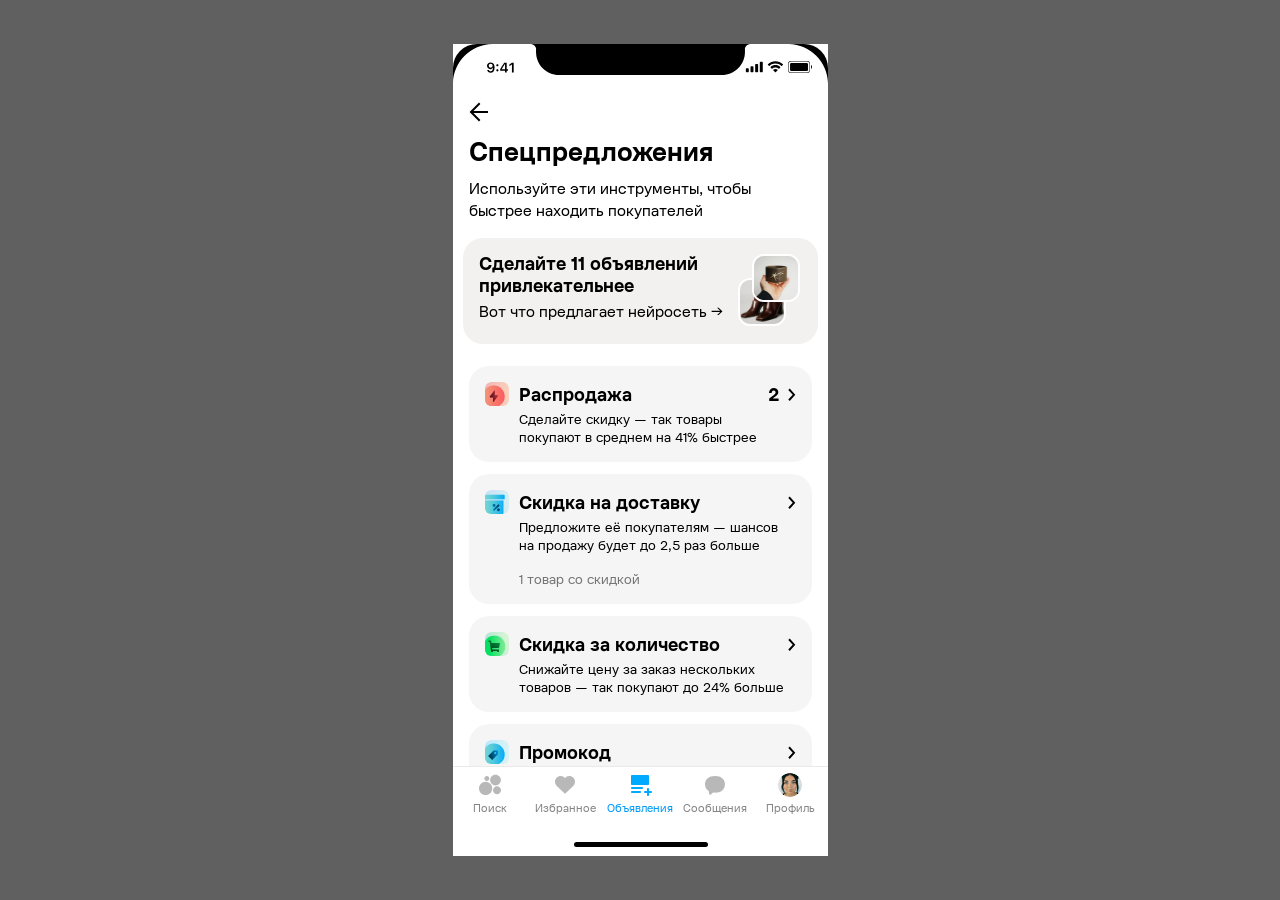
<file: rubles/index.html>
<!doctype html>
<html lang="ru">
<head>
<meta charset="utf-8">
<meta name="viewport" content="width=device-width, initial-scale=1, viewport-fit=cover">
<meta name="theme-color" content="#606060">
<title>Скидка на доставку · сумма в рублях</title>
<link rel="icon" href="data:,">
<link rel="stylesheet" href="style.css?v=abb10a9047d8">
<link rel="stylesheet" href="entry-screen.css?v=06f0b86f0499">
<script src="entry-screen.js?v=95e7a92a7f5c" defer></script>
<script src="discount-model.js?v=f939c2743eb1" defer></script>
<script src="catalog.js?v=3b96c60da3fb" defer></script>
<script src="motion.js?v=08ba48accc62" defer></script>
<script src="app.js?v=3bbb2975189f" defer></script>
</head>
<body>
<div id="loading" role="status"><p id="loading-copy">Загружаем прототип…</p><button id="retry" hidden>Повторить</button></div>
<div id="stage"><main id="app" hidden inert>
<section id="offers-screen" class="offers-screen" aria-labelledby="offers-title">
<header class="offers-header"><div class="offers-status" aria-hidden="true"><img src="assets/entry/6e1df.svg" alt=""><img class="offers-status-icons" src="assets/entry/f11f2.svg" alt=""></div><div class="offers-back" aria-hidden="true"><img src="assets/entry/ce4ec.svg" alt=""></div></header>
<div class="offers-scroll" id="offers-scroll">
<div class="offers-intro"><h1 id="offers-title" tabindex="-1">Спецпредложения</h1><p>Используйте эти инструменты, чтобы быстрее находить покупателей</p></div>
<div class="offers-banner"><div><h2>Сделайте <span id="offer-recommendation-total">32 объявления</span><br>привлекательнее</h2><p>Вот что предлагает нейросеть →</p></div><div class="offers-collage" aria-hidden="true"><img src="assets/entry/5b2a2.png" alt=""><img src="assets/entry/256ee.png" alt=""></div></div>
<div class="offers-list">
<article class="offer-card"><div class="offer-heading"><img src="assets/entry/fad7b.svg" alt=""><h2>Распродажа</h2><span class="offer-counter">2</span><img class="offer-chevron" src="assets/entry/c8f7b.svg" alt=""></div><p class="offer-description">Сделайте скидку — так товары<br>покупают в среднем на 41% быстрее</p></article>
<button class="offer-card offer-delivery" id="open-delivery"><span class="offer-heading"><img src="assets/entry/2fe66.svg" alt=""><span class="offer-title">Скидка на доставку</span><img class="offer-chevron" src="assets/entry/c8f7b.svg" alt=""></span><span class="offer-description">Предложите её покупателям — шансов на продажу будет до 2,5 раз больше</span><span class="offer-status" id="offer-delivery-status">Отключена</span></button>
<article class="offer-card"><div class="offer-heading"><img src="assets/entry/96c18.svg" alt=""><h2>Скидка за количество</h2><img class="offer-chevron" src="assets/entry/c8f7b.svg" alt=""></div><p class="offer-description">Снижайте цену за заказ нескольких товаров — так покупают до 24% больше</p></article>
<article class="offer-card"><div class="offer-heading"><img src="assets/entry/6d2a9.svg" alt=""><h2>Промокод</h2><img class="offer-chevron" src="assets/entry/c8f7b.svg" alt=""></div><p class="offer-description">Отправляйте лично или размещайте в соцсетях, чтобы привлечь покупателей</p><p class="offer-status">Нет активных</p></article>
</div></div>
<footer class="offers-footer"><div class="offers-tabs"><div><img src="assets/entry/04d44.svg" alt=""><span>Поиск</span></div><div><img src="assets/entry/49e3d.svg" alt=""><span>Избранное</span></div><div class="offers-tab-active"><img src="assets/entry/d820f.svg" alt=""><span>Объявления</span></div><div><img src="assets/entry/9d79e.svg" alt=""><span>Сообщения</span></div><div><img class="offers-avatar" src="assets/entry/66aba.png" width="24" height="24" alt=""><span>Профиль</span></div></div><img src="assets/entry/4f6ef.svg" alt=""></footer>
</section>

<div id="screen" hidden>
<div class="scroll" id="scroll"><section class="hero">
<div class="hero-background"></div>
<div class="art-viewport" aria-hidden="true"><div class="art">
<img class="art-shadow-main" src="assets/current/2c656.svg" alt="">
<img class="art-shadow-plant-large" src="assets/current/dc2fe.svg" alt="">
<img class="art-shadow-plant-small" src="assets/current/171be.svg" alt="">
<img class="van" src="assets/current/cb77b.png" alt="">
<img class="plant" src="assets/current/1adf4.png" alt="">
<img class="bag" src="assets/current/c4cf7.png" alt="">
<img class="promo-badge" src="assets/current/promo-badge.png" alt="">
</div></div>
<div class="statusbar" aria-hidden="true"><img class="status-content" src="assets/current/16c6d.svg" alt=""></div>
<button class="back" aria-label="Назад"><img src="assets/current/f178c.svg" alt=""></button>
<div class="hero-copy"><h1>Скидка<br>на доставку</h1><p>Чтобы сделать товары<br>привлекательнее</p></div>
<div class="metrics"><div class="metric"><strong>x2,5</strong><span>Растет скорость<br>продажи</span></div><div class="metric" id="buyers-metric"><strong>x3</strong><span>Растёт количество<br>покупателей</span></div></div>
</section>
<nav class="tabs" aria-label="Товары"><button class="tab active" data-tab="eligible"><span>Подходят</span><small id="eligible-count"></small></button><button class="tab" data-tab="discounted"><span>Со скидкой</span><small id="discounted-count"></small></button></nav>
<section id="catalog" class="catalog" aria-label="Список товаров"></section></div>
<header class="catalog-header" id="catalog-header" hidden><div class="compact-status"><img src="assets/current/35e2b.svg" alt=""></div><div class="compact-title"><button class="back" aria-label="Назад к спецпредложениям"><img src="assets/current/f178c.svg" alt=""></button><strong>Скидка на доставку</strong></div><nav class="category-nav" id="category-nav" aria-label="Категории товаров"></nav></header>
<section class="selection">
<button class="count-pill" id="select-all"><img src="assets/current/a4747.svg" alt=""><span id="selection-count"></span></button>
<div class="calculator">
<button class="calculator-status" id="ai-caption" data-info="ai"><span>Ai подобрал скидки для товаров</span><img src="assets/current/f84ba.svg" alt=""></button>
<div class="calculator-controls">
<div class="options" id="options"></div>
<button class="primary" id="apply">Применить</button>
</div><div class="home"><span></span></div>
</div></section></div>
<section id="editor" class="editor" role="dialog" aria-modal="true" aria-labelledby="editor-product-title" hidden>
<button id="cancel-area" class="cancel-area" aria-label="Отменить изменение"></button>
<div class="editor-stack">
<div class="editor-product" id="editor-product"></div>
<div class="editor-controls">
<div class="editor-panel">
<div class="editor-options options" id="editor-options"></div>
<button id="done" class="primary">Применить скидку</button>
<button id="cancel-edit" class="primary secondary">Не применять</button>
<button id="remove-discount" class="primary secondary" hidden>Удалить скидку</button>
</div><div id="keyboard" class="keyboard"></div></div></div>
</section>
<div class="info" id="info" hidden><section class="sheet ai-sheet" role="dialog" aria-modal="true" aria-labelledby="ai-info-title">
<div class="sheet-handle"></div><button id="close-info" class="close" aria-label="Закрыть"><img src="assets/current/228b7.svg" alt=""></button>
<div class="sheet-body ai-info" id="ai-info"><h2 id="ai-info-title">Нейросеть рекомендует скидку</h2><ul><li><img src="assets/current/44895.png" alt=""><p>Нейросеть узнала, что помогает другим продавать похожие товары</p></li><li><img src="assets/current/d4af4.png" alt=""><p>И определила оптимальную скидку для вашего товара</p></li><li><img src="assets/current/3d0bd.png" alt=""><p>Для нескольких товаров ИИ может предложить диапазон скидок</p></li><li><img src="assets/current/385c1.png" alt=""><p>У разных товаров предлагаемая скидка может отличаться</p></li></ul></div>
<footer class="sheet-footer"><button id="understood" class="primary secondary">Круто!</button><div class="home"><span></span></div></footer>
</section></div>
<div class="toast" id="toast" role="status" hidden></div>
</main></div>
</body>
</html>
</file>
<file: rubles/style.css>
*{box-sizing:border-box}
.product{position:relative;width:100%;height:100px;padding:10px 0;text-align:left}
.product-select{position:relative;display:grid;grid-template-columns:80px minmax(0,1fr);gap:12px;background:transparent;width:100%;height:80px;padding:0;text-align:left}
.product-photo{position:relative;display:block;width:80px;height:80px;border-radius:12px;overflow:hidden;flex:none}.product-photo img{position:absolute;inset:0;width:80px;height:80px;object-fit:cover}
.product-check{position:absolute;left:-2px;top:-2px;width:22px;height:22px;padding:1px;background:#fff;border-radius:6px 0 6px 0;overflow:hidden}
.product-body{min-width:0}.product-price{display:block;font-size:16px;line-height:20px;font-weight:700;white-space:nowrap}.product-title{display:block;font-size:15px;line-height:20px;font-weight:400;overflow:hidden;text-overflow:ellipsis;white-space:nowrap}
.discount-chip{position:absolute;top:56px;left:92px;display:flex;align-items:center;gap:3px;height:24px;padding:3px 8px 5px;background:#f2f1f0;border-radius:12px;font-size:13px;line-height:16px;font-weight:400}
.custom-option{color:#757575}.range-chip{flex:1;gap:3px}.options .range-chip{font-size:13px}
.editor{position:absolute;inset:0;background:#0009;z-index:30}.cancel-area{position:absolute;inset:0;background:transparent;cursor:default}
.editor-stack{position:absolute;left:0;right:0;bottom:0;max-height:calc(100% - 12px);overflow-y:auto;scrollbar-width:none;display:flex;flex-direction:column;gap:12px}.editor-controls{flex:none}
.editor-product{margin:0 16px;display:flex;gap:12px;padding:10px;background:white;border-radius:20px;min-height:100px;flex:none}
.editor-product .product-title{margin-top:2px}.editor-discount{display:inline-flex;align-items:center;border-radius:8px;padding:2px 11px 4px;height:22px;background:#f2f1f0;font-size:13px;line-height:16px;margin-top:6px;white-space:nowrap}
.editor-panel{position:relative;background:white;border-radius:24px 24px 0 0;padding:12px;flex:none}.editor-options{position:relative;display:flex;gap:6px;margin-bottom:16px;height:36px}.editor-presets{display:flex;gap:6px;flex:1;min-width:0}.editor-presets .chip{padding:0 5px;font-size:13px;gap:3px;flex:1}.editor-presets .ai-chip{width:auto}
.custom-input{display:flex;align-items:center;gap:3px;width:80px;height:36px;flex:none;border-radius:12px;background:#f2f1f0;padding:9px 10px 11px 14px;font-size:13px;line-height:16px;overflow:hidden}.custom-input.active{box-shadow:inset 0 0 0 1.5px #141414}.custom-input input{border:0;background:transparent;outline:0;padding:0;min-width:0;width:100%;flex:none;font-size:13px;line-height:16px}.custom-input input::placeholder{color:#757575}#amount-suffix{flex:none}
.custom-input:has(#amount:not(:placeholder-shown)){width:clamp(80px,calc(var(--digits,2)*8px + 40px),112px)}.editor-panel .primary+.primary{margin-top:6px}
.limit-tooltip{position:absolute;right:0;bottom:calc(100% + 8px);z-index:2;padding:10px 12px;border-radius:16px;background:#000;color:#fff;font-size:13px;line-height:16px;white-space:nowrap;box-shadow:0 4px 24px #0000001f,0 1px 3px #0000000d;pointer-events:none}
.editor-presets .ai-chip.active,#options .ai-chip[data-amount].active{box-shadow:inset 0 0 0 2px #141414}
:root{font-family:"Avito Sans Text",sans-serif;color:#141414;font-synthesis:none}
html,body{margin:0;width:100%;height:100%;overflow:hidden;background:#606060}
body{display:grid;place-items:center}
button,input{font:inherit;color:inherit}button{cursor:pointer;border:0;-webkit-tap-highlight-color:transparent}button:focus-visible{outline:2px solid #00aaff;outline-offset:2px}
[hidden]{display:none!important}img{display:block}p,h1,h2,h3{margin:0}
#stage{position:relative;width:375px;height:812px;overflow:hidden}#app{position:absolute;width:375px;height:812px;transform-origin:top left;background:#fff;overflow:hidden}#screen{height:100%}
.catalog{padding:0 16px}.category{padding-top:10px}.category-title{display:flex;align-items:center;gap:8px;height:45px;font-size:18px;line-height:22px;font-weight:700;padding-bottom:2px}.category-title button{padding:0;background:transparent;display:flex;align-items:center;gap:8px;text-align:left}.check-image{width:auto;height:auto;flex:none}.empty{padding:36px 0;color:#757575;font-size:15px;line-height:20px;text-align:center}
.selection{position:absolute;z-index:20;bottom:0;left:0;width:375px;display:flex;align-items:center;flex-direction:column;gap:24px;pointer-events:none}.count-pill{display:flex;gap:6px;align-items:center;justify-content:center;background:#fff;border-radius:32px;height:42px;padding:0 14px 0 12px;font-size:13px;line-height:16px;box-shadow:0 4px 24px #0000001f,0 1px 3px #0000000d;pointer-events:auto}.calculator{width:375px;border-radius:28px 28px 0 0;background:#965eeb;pointer-events:auto}.calculator-status{width:100%;display:flex;align-items:center;justify-content:center;gap:5px;height:34px;padding:0 0 1px;background:transparent;color:white;font-size:13px;line-height:16px}.calculator-controls{background:#fff;border-radius:24px 24px 0 0;padding:12px 12px 0}.options{display:flex;gap:6px;height:36px;margin-bottom:16px}.chip,.custom-chip{height:36px;border-radius:12px;background:#f2f1f0;display:flex;align-items:center;justify-content:center;font-size:13px;line-height:16px;white-space:nowrap;padding:0 14px;flex:1;min-width:0}.chip{font-weight:500}.chip.active,.custom-chip.active{box-shadow:inset 0 0 0 2px #141414}.ai-chip{width:auto;flex:1;gap:3px;padding:0 11px}.ai-chip.active{box-shadow:inset 0 0 0 2px #965eeb;background:#f3edfe}.custom-chip{width:65px;flex:none;padding:0 10px 0 14px;cursor:text;justify-content:flex-start}.custom-chip input{border:0;outline:none;width:100%;padding:0;background:transparent;font-size:13px;line-height:16px;min-width:0}.custom-chip.has-value input{width:2ch}.custom-chip.has-value.three-digits input{width:3ch}.custom-chip input::placeholder{color:#757575}.custom-chip:focus-within{box-shadow:inset 0 0 0 2px #141414}.primary{height:52px;width:100%;border-radius:16px;background:#141414;color:#fff;font-size:15px;line-height:20px;font-weight:400;padding:0 18px 2px}.primary:disabled{background:#e3e2e1;color:#999;cursor:default}.primary:active:not(:disabled){background:#333}.secondary{background:#f2f1f0;color:#141414}.home{height:34px;background:#fff;position:relative}.home span{position:absolute;left:120.5px;bottom:8px;width:134px;height:5px;border-radius:100px;background:#000}
.keyboard{position:relative;width:375px;height:289px;background:#d4d6dc;z-index:21}.numeric-keyboard{height:221px;padding:6px 6px 0;display:grid;grid-template-columns:repeat(3,117px);grid-template-rows:repeat(4,46px);gap:8px 6px}.numeric-key{position:relative;padding:0;border:0;border-radius:5px;background:#fcfcfe;box-shadow:0 1px 0 #00000059;font-family:-apple-system,BlinkMacSystemFont,sans-serif;font-size:25px;line-height:30px;color:#000}.numeric-key span{position:absolute;top:1px;left:0;right:0}.numeric-key small{position:absolute;top:29px;left:0;right:0;font-size:10px;line-height:12px;letter-spacing:2px;font-weight:600}.numeric-key.zero span{top:7px}.numeric-key.delete-key{background:transparent;box-shadow:none;display:grid;place-items:center}.numeric-key.delete-key img{width:117px;height:46px}.numeric-key:active{background:#bcc0c8}.keyboard .home{position:absolute;bottom:0;width:375px;background:transparent}
#loading{position:fixed;z-index:100;inset:0;display:flex;flex-direction:column;align-items:center;justify-content:center;background:#606060;color:white;font-size:15px;line-height:20px}#retry{margin-top:16px;padding:12px 20px;border-radius:12px}
@media(max-width:600px){html,body{background:#606060}}
.no-selection .scroll{padding-bottom:102px}.no-selection .selection{bottom:40px}.no-selection #screen:after{content:"";position:absolute;bottom:8px;left:120.5px;width:134px;height:5px;background:#000;border-radius:100px;pointer-events:none}
.scroll{height:100%;overflow-y:auto;overscroll-behavior:contain;scrollbar-width:none;padding-bottom:239px}.scroll::-webkit-scrollbar{display:none}
.chip{padding:0 7px}.ai-chip{font-size:12px}.ai-chip.active{background:#f3edfe}.edit-chip{width:36px;flex:none;padding:0}.chip:disabled{opacity:.45;cursor:default}
.hero{position:relative;height:308px;border-radius:0 0 28px 28px;overflow:hidden}.hero-background{position:absolute;inset:0;background:radial-gradient(ellipse 300px 246.4px at 80% 20%,#d9fcc7,transparent 100%),radial-gradient(ellipse 225px 184.8px at 0 100%,#efe6fd,transparent 100%),#edf0fe}
.statusbar{position:absolute;top:0;left:0;width:375px;height:44px;overflow:hidden}.status-content{position:absolute;left:34.17px;top:17px}
.back{position:absolute;left:4px;top:44px;width:44px;height:48px;display:grid;place-items:center;background:transparent}
.hero-copy{position:absolute;left:16px;top:96px;width:229px}.hero-copy h1{font-size:26px;line-height:30px;font-weight:700;margin-bottom:4px}.hero-copy p{font-size:15px;line-height:20px}
.art-viewport{position:absolute;right:0;top:0;width:177px;height:223px}.art{position:absolute;left:0;top:0;width:293px;height:237px}.art .van{position:absolute;left:44.18px;top:72.8px;width:244.876px;height:164.284px;object-fit:cover}.art .plant{position:absolute;left:-3.64px;top:81.83px;width:72.34px;height:136.528px}.art .bag{position:absolute;left:35.01px;top:168.42px;width:57.37px;height:64.273px}.art-shadow-main{position:absolute;left:6.38px;top:70.12px}.art-shadow-plant-large{position:absolute;left:-28.53px;top:125.6px;transform:rotate(-6.57deg)}.art-shadow-plant-small{position:absolute;left:-17.96px;top:99.2px;transform:rotate(-6.57deg)}.promo-badge{position:absolute;left:42.46px;top:77.51px;width:46.039px;height:46.039px}
.metrics{position:absolute;left:12px;right:12px;top:216px;display:grid;grid-template-columns:1fr 1fr;gap:4px}.metric{height:78px;position:relative;background:#fff;border-radius:16px;padding:10px 12px 12px}.metric strong{display:block;font-size:16px;line-height:20px;font-weight:700;margin-bottom:4px}.metric span{display:block;font-size:13px;line-height:16px;color:#757575}.help{position:absolute;right:0;top:0;width:38px;height:38px;background:transparent;display:grid;place-items:center}
.tabs{height:56px;display:flex;gap:12px;padding:20px 0 0 16px;position:relative;background:#fff}.tabs:after{content:"";height:2px;position:absolute;bottom:0;left:16px;right:0;background:#dbdbd9}.tab{position:relative;z-index:1;height:36px;padding:0 0 14px;background:none;font-size:18px;line-height:22px;font-weight:700;color:#757575;white-space:nowrap}.tab{display:flex;align-items:flex-start}.tab>span{height:36px;padding-bottom:14px}.tab.active{color:#141414}.tab.active>span{border-bottom:3px solid #141414}.tab small{font-size:13px;line-height:16px;vertical-align:top;margin-left:4px;color:#757575}

.info{position:absolute;z-index:40;inset:0;background:#0006;display:flex;align-items:flex-end}.sheet{position:relative;width:375px;height:500px;max-height:calc(100% - 16px);display:flex;flex-direction:column;background:#fff;border-radius:32px 32px 0 0;overflow:hidden;padding-top:42px}.sheet-handle{position:absolute;top:8px;left:168px;width:39px;height:4px;border-radius:3px;background:#d3d3d3}.close{position:absolute;right:3px;top:5px;width:44px;height:44px;display:grid;place-items:center;padding:0;background:transparent;z-index:1}.sheet-body{padding:0 16px;overflow:auto;min-height:0;flex:1}.sheet h2{font-size:24px;line-height:28px;font-weight:700;margin:0 0 8px}.sheet-body>p{font-size:15px;line-height:20px;width:313px}.sheet h3{font-size:16px;line-height:20px;font-weight:700;margin:20px 0 16px}.example-card{border-radius:24px;background:#f2f1f0;padding:2px;min-height:158px}.example-product{display:flex;align-items:center;gap:10px;padding:12px 12px 10px}.example-photo{position:relative;width:48px;height:48px;border-radius:12px;overflow:hidden}.example-photo img{position:absolute;width:48px;height:48px;object-fit:cover}.example-product strong{display:block;font-size:16px;line-height:20px;margin-bottom:2px}.example-product span{display:block;font-size:15px;line-height:20px}.example-results{margin-top:2px;background:white;border-radius:22px;padding:14px 16px 16px;font-size:15px;line-height:20px}.example-results>div{display:flex;justify-content:space-between;white-space:nowrap}.example-results>div+div{margin-top:12px}.result{color:#ff4053}.sheet-footer{flex:none;background:#fff;border-radius:24px 24px 0 0;padding:10px 10px 0;box-shadow:0 1px 3px #0000000d,0 4px 24px #0000001f}.sheet-footer .home{margin:0 -10px;height:40px}.toast{position:absolute;top:104px;left:16px;right:16px;z-index:50;padding:14px 18px;background:#141414;color:#fff;border-radius:20px;font-size:15px;line-height:20px;text-align:center;pointer-events:none}

.metric-info{border:0;text-align:left;font-weight:400}.metric-info>img{margin-bottom:4px}
.catalog-header{position:absolute;top:0;left:0;width:375px;height:142px;z-index:15;background:#fff;box-shadow:0 4px 24px #0000001f,0 1px 3px #0000000d}.compact-status{height:44px;position:relative}.compact-status img{position:absolute;top:17px;left:34.17px}.compact-title{height:48px;display:flex;align-items:center;justify-content:center;font-size:16px;line-height:20px}.compact-title .back{top:44px}.category-nav{height:50px;display:flex;gap:6px;overflow-x:auto;scrollbar-width:none;padding:4px 12px 10px}.category-nav .chip{flex:none;padding:0 14px;font-weight:400}.category-nav::-webkit-scrollbar{display:none}

.ai-sheet{height:506px}.ai-info ul{list-style:none;padding:0;margin:0}.ai-info li{display:flex;align-items:center;gap:13px;min-height:70px;padding:11px 0}.ai-info li img{width:48px;height:48px;flex:none;object-fit:cover;mask:url('./assets/current/a31ca.svg') center/48px 48px no-repeat}.ai-info li p{font-size:15px;line-height:20px;font-weight:400;padding-bottom:2px}.ai-info h2{margin-bottom:8px}

.calculator{box-shadow:0 4px 24px #0000001f,0 1px 3px #0000000d}.discounted .selection{gap:8px}.scroll{padding-bottom:270px}.ai-info li p{font-weight:400}

#app:has(#catalog-header:not([hidden])) .toast{top:154px}
.editor-discount.placeholder{color:#757575}
#screen:not([inert]) .catalog{interactivity:auto}
#screen[inert] .catalog{interactivity:inert}
.motion-ghost{pointer-events:none!important}.editor.is-moving .editor-stack{overflow:visible}
@media(prefers-reduced-motion:no-preference){
  .primary,.chip,.count-pill,.discount-chip,.product-select,.back{transition:background-color 160ms ease,box-shadow 180ms ease,transform 160ms cubic-bezier(.22,.8,.25,1)}
  .primary:active:not(:disabled),.chip:active:not(:disabled),.count-pill:active:not(:disabled){transform:scale(.98)}
  .discount-chip:active,.product-select:active,.back:active{transform:scale(.985)}
  .limit-tooltip:not([hidden]){animation:limit-reveal 160ms cubic-bezier(.22,.8,.25,1)}
  @keyframes limit-reveal{from{opacity:0;transform:translateY(4px)}to{opacity:1;transform:translateY(0)}}
}
</file>
<file: rubles/entry-screen.css>
.offers-screen{position:absolute;inset:0;background:#fff;color:#000;border-radius:24px;overflow:hidden}
.offers-header{position:absolute;inset:0 0 auto;height:92px;z-index:2;background:#fff}
.offers-status{position:relative;height:44px}.offers-status-icons{position:absolute;left:34.17px;top:17px}
.offers-back{height:48px;display:flex;align-items:center;padding-left:14px}
.offers-scroll{position:absolute;inset:92px 0 90.5px;overflow-y:auto;overscroll-behavior:contain;scrollbar-width:none;padding:0 16px 24px}.offers-scroll::-webkit-scrollbar{display:none}
.offers-intro h1{font-size:26px;line-height:30px;font-weight:700;outline:none}.offers-intro p{font-size:15px;line-height:22px;font-weight:400;margin-top:12px}
.offers-banner{margin:16px -6px 22px;padding:14px 16px 16px;background:#f2f1f0;border-radius:20px;display:flex;gap:8px;min-height:106px;align-items:flex-start}
.offers-banner>div:first-child{flex:1;min-width:0}.offers-banner h2{font-size:18px;line-height:22px;font-weight:700;white-space:nowrap}.offers-banner p{font-size:15px;line-height:20px;margin-top:6px;white-space:nowrap}
.offers-collage{position:relative;flex:none;width:66px;height:76px}.offers-collage img{position:absolute;width:48px;height:48px;object-fit:cover;border:2px solid #fff;border-radius:12px}.offers-collage img:first-child{right:16px;top:26px}.offers-collage img:last-child{right:2px;top:2px}
.offers-list{display:flex;flex-direction:column;gap:12px}.offer-card{display:block;width:100%;padding:16px;border-radius:20px;background:#f5f5f5;text-align:left;font-weight:400;color:#000}.offer-heading{display:flex;align-items:center;gap:10px;min-height:24px}.offer-heading>img:first-child{flex:none}.offer-heading h2,.offer-title{font-size:18px;line-height:22px;font-weight:700;flex:1;white-space:nowrap}.offer-heading .offer-chevron{flex:none;margin-left:-4px}.offer-counter{font-size:18px;line-height:22px;font-weight:700}.offer-description{display:block;margin:4px 0 0 34px;font-size:13px;line-height:18px}.offer-status{display:block;margin:16px 0 0 34px;font-size:13px;line-height:18px;color:#757575}.offer-delivery:active{background:#ebeae8}
.offers-footer{position:absolute;bottom:0;left:0;width:375px;background:#fff}.offers-tabs{display:flex;border-top:.5px solid #ebeae8;padding:6px 0;height:54.5px}.offers-tabs>div{flex:1;min-width:0;display:flex;flex-direction:column;align-items:center;gap:4px;font-size:11px;line-height:14px;color:#858585}.offers-tabs .offers-tab-active{color:#0099f7}.offers-avatar{border-radius:50%;object-fit:cover}
</file>
